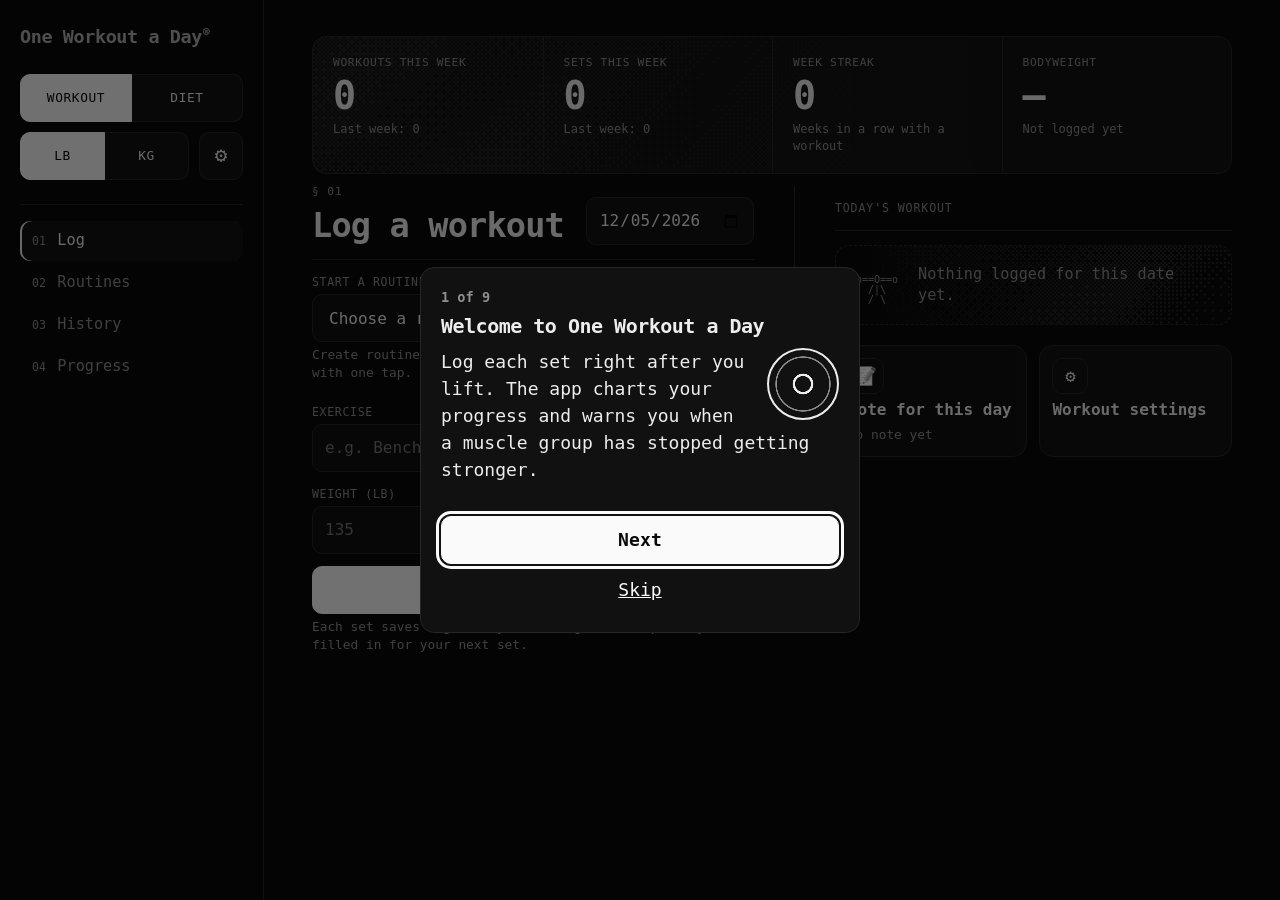
<file: index.html>
<!doctype html>
<html lang="en">
<head>
  <meta charset="utf-8">
  <meta name="viewport" content="width=device-width, initial-scale=1, viewport-fit=cover">
  <title>One Workout a Day</title>
  <link rel="manifest" href="manifest.webmanifest">
  <link rel="apple-touch-icon" href="apple-touch-icon.png">
  <meta name="apple-mobile-web-app-capable" content="yes">
  <meta name="mobile-web-app-capable" content="yes">
  <meta name="apple-mobile-web-app-title" content="One Workout">
  <meta name="apple-mobile-web-app-status-bar-style" content="default">
  <meta name="theme-color" content="#fafafa" media="(prefers-color-scheme: light)">
  <meta name="theme-color" content="#0a0a0a" media="(prefers-color-scheme: dark)">
  <link rel="stylesheet" href="style.css?v=82a243fd31">
</head>
<body>
  <!-- Opening screen: a pixel bar fills in, then the whole thing fades away by itself (CSS only). -->
  <div id="splash" class="splash" aria-hidden="true">
    <span class="ascii-slot" aria-hidden="true"></span>
    <p class="splash-name" data-i18n="app.title">One Workout a Day</p>
    <div class="pixel-bar"><i></i><i></i><i></i><i></i><i></i><i></i><i></i><i></i><i></i><i></i></div>
  </div>
  <p id="offline-banner" class="offline-banner hidden" role="status" data-i18n="offline.notice">You're offline. Everything still works, and your data is saved on this device.</p>
  <!-- On a phone the sidebar box disappears and its parts sit where they always have: the header on top,
       the tabs fixed to the bottom. On a computer it becomes a sidebar on the left. -->
  <aside class="sidebar">
    <header class="app-header">
      <div class="title-row">
        <h1 class="sr-only brand" data-i18n="app.title">One Workout a Day</h1>
        <div class="section-switch" role="group" data-i18n-aria="section.label" aria-label="Section">
          <button type="button" data-section="workout" aria-pressed="true" data-i18n="section.workout">Workout</button>
          <button type="button" data-section="diet" aria-pressed="false" data-i18n="section.diet">Diet</button>
        </div>
        <div class="unit-toggle" role="group" data-i18n-aria="unit.groupLabel" aria-label="Weight unit">
          <button type="button" data-unit="lb" aria-pressed="true">lb</button>
          <button type="button" data-unit="kg" aria-pressed="false">kg</button>
        </div>
        <button type="button" id="display-toggle" class="gear" aria-expanded="false" aria-controls="display-panel" data-i18n-aria="display.summary" aria-label="Display settings">&#9881;</button>
      </div>
      <div id="display-panel" class="display-panel hidden">
        <label for="theme-select" data-i18n="display.theme">Theme</label>
        <select id="theme-select">
          <option value="auto" data-i18n="theme.auto">Match my device</option>
          <option value="light" data-i18n="theme.light">Light</option>
          <option value="dark" data-i18n="theme.dark">Dark</option>
          <option value="contrast" data-i18n="theme.contrast">High contrast</option>
        </select>
        <label for="text-size-select" data-i18n="display.textSize">Text size</label>
        <select id="text-size-select">
          <option value="100" data-i18n="size.normal">Normal</option>
          <option value="125" data-i18n="size.large">Large</option>
          <option value="150" data-i18n="size.larger">Larger</option>
          <option value="175" data-i18n="size.largest">Largest</option>
        </select>
        <label for="language-select" data-i18n="display.language">Language</label>
        <select id="language-select"></select>
        <h3 data-i18n="offlineStatus.heading">Offline use</h3>
        <p id="offline-status" class="hint"></p>
        <h3 data-i18n="sample.heading">Sample data</h3>
        <p class="hint" data-i18n="sample.hint">Adds example workouts, routines and meals so you can explore the app. Your own data stays, and you can remove the examples again.</p>
        <button type="button" id="sample-load" class="secondary" data-i18n="history.loadSample">Load sample data to explore</button>
        <button type="button" id="sample-remove" class="secondary hidden" data-i18n="sample.remove">Remove sample data</button>
        <h3 data-i18n="tour.heading">Getting started</h3>
        <p class="hint" data-i18n="tour.hint">A short walkthrough of the app and the basics of lifting.</p>
        <button type="button" id="tour-open" class="secondary" data-i18n="tour.open">Show the walkthrough</button>
        <details id="glossary" class="note-fold">
          <summary data-i18n="glossary.heading">Workout terms</summary>
          <dl class="glossary">
            <dt data-i18n="glossary.set.term">Set</dt>
            <dd data-i18n="glossary.set.def">A group of reps done in a row without resting. For example, 8 bench presses, then a rest, is one set.</dd>
            <dt data-i18n="glossary.rep.term">Rep</dt>
            <dd data-i18n="glossary.rep.def">One full movement of an exercise, like one push-up or one squat.</dd>
            <dt data-i18n="glossary.oneRepMax.term">One-rep max</dt>
            <dd data-i18n="glossary.oneRepMax.def">The heaviest weight you could lift for a single rep. The app estimates it from your sets, so you don't have to test it.</dd>
            <dt data-i18n="glossary.plateau.term">Plateau</dt>
            <dd data-i18n="glossary.plateau.def">When a muscle group has stopped getting stronger: no new weight record for a while.</dd>
            <dt data-i18n="glossary.muscleGroup.term">Muscle group</dt>
            <dd data-i18n="glossary.muscleGroup.def">A part of the body an exercise works, like chest, back, legs or shoulders.</dd>
            <dt data-i18n="glossary.routine.term">Routine</dt>
            <dd data-i18n="glossary.routine.def">A saved list of exercises you do together, like a push day, so you can pick it when you log.</dd>
            <dt data-i18n="glossary.record.term">Record</dt>
            <dd data-i18n="glossary.record.def">Your heaviest weight so far for an exercise. Lifting more than that sets a new record.</dd>
          </dl>
        </details>
      </div>
    </header>
    <nav class="tabbar" data-i18n-aria="tab.nav" aria-label="Main">
      <button id="nav-log" data-tab="log" data-section="workout" class="active" data-i18n="tab.log">Log</button>
      <button id="nav-routines" data-tab="routines" data-section="workout" data-i18n="tab.routines">Routines</button>
      <button id="nav-history" data-tab="history" data-section="workout" data-i18n="tab.history">History</button>
      <button id="nav-progress" data-tab="progress" data-section="workout" data-i18n="tab.progress">Progress</button>
      <button id="nav-plan" data-tab="plan" data-section="diet" class="hidden" data-i18n="tab.plan">Plan</button>
      <button id="nav-weight" data-tab="weight" data-section="diet" class="hidden" data-i18n="tab.weight">Weight</button>
      <button id="nav-meals" data-tab="meals" data-section="diet" class="hidden" data-i18n="tab.meals">Meals</button>
    </nav>
  </aside>

  <main>
    <section id="stat-strip" class="stat-strip" data-i18n-aria="stats.label" aria-label="This week at a glance">
      <div class="stat-card"><span class="stat-label" data-i18n="stats.workouts">Workouts this week</span><strong id="stat-workouts" class="stat-figure">0</strong><span id="stat-workouts-sub" class="stat-sub"></span></div>
      <div class="stat-card"><span class="stat-label" data-i18n="stats.sets">Sets this week</span><strong id="stat-sets" class="stat-figure">0</strong><span id="stat-sets-sub" class="stat-sub"></span></div>
      <div class="stat-card"><span class="stat-label" data-i18n="stats.streak">Week streak</span><strong id="stat-streak" class="stat-figure">0</strong><span class="stat-sub" data-i18n="stats.streakSub">Weeks in a row with a workout</span></div>
      <div class="stat-card"><span class="stat-label" data-i18n="progress.bodyweightHeading">Bodyweight</span><strong id="stat-body" class="stat-figure">—</strong><span id="stat-body-sub" class="stat-sub"></span></div>
    </section>

    <section id="tab-log" class="tab" aria-labelledby="nav-log">
      <div class="rest-slot">
      <div id="rest-banner" class="rest-banner hidden" role="group" data-i18n-aria="rest.timerLabel" aria-label="Rest timer">
        <div class="rest-main">
          <span class="ascii-slot" aria-hidden="true"></span>
          <p class="rest-text"><span class="live-dot" aria-hidden="true"></span><span id="rest-label" class="rest-label">Rest</span> <span id="rest-clock" class="rest-clock">1:30</span></p>
          <button type="button" id="rest-adjust-toggle" class="rest-toggle" aria-expanded="false" aria-controls="rest-adjust" data-i18n="rest.adjust">Adjust</button>
          <button type="button" id="rest-skip" class="rest-skip">Skip</button>
        </div>
        <div id="rest-adjust" class="rest-adjust hidden">
          <button type="button" data-delta="-15"></button>
          <button type="button" data-delta="-5"></button>
          <button type="button" data-delta="5"></button>
          <button type="button" data-delta="15"></button>
        </div>
      </div>
      </div>

      <div id="log-home">
      <div class="log-main">
      <div class="heading-row">
        <h2 data-i18n="log.heading">Log a workout</h2>
        <label for="date" class="sr-only" data-i18n="log.date">Date</label>
        <input id="date" form="log-form" type="date" required>
      </div>
      <div id="routine-start">
        <label for="routine-select" data-i18n="routine.start">Start a routine</label>
        <select id="routine-select"></select>
        <p id="program-line" class="hint hidden"></p>
        <p id="routine-hint" class="hint hidden" data-i18n="routine.hint">Create routines on the Routines tab to start a workout with one tap.</p>
        <ul id="routine-checklist" class="chip-list"></ul>
        <button type="button" id="focus-start" class="primary hidden">Start focused workout</button>
        <details id="swap" class="slim-fold hidden">
          <summary id="swap-summary" data-i18n="swap.title">Swap this exercise</summary>
          <label for="swap-select" data-i18n="swap.label">Do this instead today</label>
          <select id="swap-select"></select>
          <button type="button" id="swap-undo" class="secondary hidden"></button>
          <p class="hint" data-i18n="swap.hint">Only for today. The routine itself does not change.</p>
        </details>
      </div>
      <form id="log-form" novalidate>
        <label for="exercise" data-i18n="log.exercise">Exercise</label>
        <input id="exercise" list="exercise-options" data-i18n-placeholder="log.exercisePlaceholder" placeholder="e.g. Bench Press" autocomplete="off" required>
        <datalist id="exercise-options"></datalist>

        <div id="demo" class="demo hidden">
          <details id="demo-tips">
            <summary data-i18n="demo.heading">Form tips</summary>
            <p id="demo-tip"></p>
          </details>
          <a id="demo-link" class="pill" href="#" target="_blank" rel="noopener noreferrer" data-i18n="demo.watch">Watch a demo</a>
        </div>

        <details id="exercise-note" class="slim-fold hidden">
          <summary><span id="exercise-note-summary" data-i18n="exnote.add">Add a note</span></summary>
          <label for="exercise-note-text" class="sr-only" data-i18n="exnote.label">Note for this exercise</label>
          <textarea id="exercise-note-text" rows="3" data-i18n-placeholder="exnote.placeholder" placeholder="e.g. Seat at 3, wide grip"></textarea>
          <p class="hint" data-i18n="note.hint">Saved automatically when you tap away.</p>
        </details>

        <div id="muscle-row" class="hidden">
          <label for="muscle" data-i18n="log.newMuscle">New exercise: which muscle group?</label>
          <select id="muscle"></select>
          <label class="check"><input id="barbell-check" type="checkbox"> <span data-i18n="barbell.label">Uses a barbell</span></label>
        </div>

        <div class="row">
          <div>
            <label for="weight" id="weight-label">Weight (lb)</label>
            <input id="weight" type="number" inputmode="decimal" min="0" step="any" placeholder="135" required>
          </div>
          <div>
            <label for="reps" data-i18n="log.reps">Reps</label>
            <input id="reps" type="number" inputmode="numeric" min="1" max="100" placeholder="8" required>
          </div>
        </div>

        <details id="plates" class="slim-fold hidden">
          <summary id="plates-summary" data-i18n="plates.title">Plate calculator</summary>
          <p id="plates-detail" class="hint"></p>
          <label for="bar-select" data-i18n="plates.bar">Bar</label>
          <select id="bar-select"></select>
        </details>

        <div id="suggestion" class="suggestion hidden">
          <div class="suggestion-main">
            <p id="suggestion-text"></p>
            <button type="button" id="use-suggestion" class="hidden" data-i18n="suggest.useShort" data-i18n-aria="suggest.use" aria-label="Use suggestion">Use</button>
          </div>
          <p id="last-time" class="hint"></p>
          <p id="suggestion-note" class="hint"></p>
          <details class="suggestion-why">
            <summary data-i18n="suggest.why">Why?</summary>
            <p id="suggestion-detail" class="hint"></p>
            <div class="flow">
              <p class="flow-box" data-i18n="flow.log">Log your sets</p>
              <span class="flow-line" aria-hidden="true"></span>
              <p class="flow-box flow-question" data-i18n="flow.question">Did every set at your top weight reach the rep goal?</p>
              <span class="flow-line" aria-hidden="true"></span>
              <div class="flow-split">
                <div class="flow-branch"><span class="flow-line" aria-hidden="true"></span><p class="flow-box" data-i18n="flow.yes">Yes: add weight next time</p></div>
                <div class="flow-branch"><span class="flow-line" aria-hidden="true"></span><p class="flow-box" data-i18n="flow.no">No: same weight, aim for one more rep</p></div>
              </div>
            </div>
          </details>
        </div>

        <p id="form-error" class="error" role="alert"></p>
        <button type="submit" class="primary" data-i18n="log.addSet">Add set</button>
        <p class="hint" data-i18n="log.addSetHint">Each set saves right away. The weight and reps stay filled in for your next set.</p>

        <details id="warmup" class="slim-fold hidden">
          <summary id="warmup-summary" data-i18n="warmup.title">Warm-up sets</summary>
          <p id="warmup-detail" class="hint"></p>
          <ul id="warmup-list" class="warmup-list"></ul>
        </details>
      </form>
      </div>

      <div class="log-side">
      <h3><span data-i18n="log.todayHeading">Today's workout</span><span id="today-live" class="live-dot hidden" aria-hidden="true"></span></h3>
      <ul id="today-list" class="entry-list"></ul>
      <div class="dash-grid">
        <button type="button" class="dash-card" data-panel="daynote" aria-controls="panel-daynote">
          <span class="fold-icon" aria-hidden="true">📝</span>
          <strong data-i18n="note.label">Note for this day</strong>
          <span class="dash-stat" id="dash-stat-daynote"></span>
        </button>
        <button type="button" class="dash-card" data-panel="workoutsettings" aria-controls="panel-workoutsettings">
          <span class="fold-icon" aria-hidden="true">⚙️</span>
          <strong data-i18n="settings.workout">Workout settings</strong>
        </button>
      </div>
      </div>
      </div>

      <section id="panel-daynote" class="detail-panel hidden" aria-labelledby="panel-daynote-title">
        <button type="button" class="link panel-back" data-i18n="log.back">Back to Log</button>
        <div class="panel-title"><span class="fold-icon" aria-hidden="true">📝</span><h2 id="panel-daynote-title" data-i18n="note.label">Note for this day</h2></div>
        <p id="note-date" class="hint"></p>
        <label for="workout-note" class="sr-only" data-i18n="note.label">Note for this day</label>
        <textarea id="workout-note" rows="5" data-i18n-placeholder="note.placeholder" placeholder="e.g. Slept badly, shoulder felt tight"></textarea>
        <p class="hint" data-i18n="note.hint">Saved automatically when you tap away.</p>
      </section>

      <section id="panel-workoutsettings" class="detail-panel hidden" aria-labelledby="panel-workoutsettings-title">
        <button type="button" class="link panel-back" data-i18n="log.back">Back to Log</button>
        <div class="panel-title"><span class="fold-icon" aria-hidden="true">⚙️</span><h2 id="panel-workoutsettings-title" data-i18n="settings.workout">Workout settings</h2></div>
        <h3 data-i18n="rest.heading">Rest timer</h3>
        <label for="rest-seconds" data-i18n="rest.seconds">Rest time (seconds)</label>
        <input id="rest-seconds" type="number" inputmode="numeric" min="5" max="3600" step="1">
        <label class="check"><input id="rest-auto" type="checkbox"> <span data-i18n="rest.auto">Start automatically after each set</span></label>
        <label class="check"><input id="rest-sound" type="checkbox"> <span data-i18n="rest.sound">Beep and vibrate when rest is over</span></label>
        <p id="rest-error" class="error" role="alert"></p>

        <h3 data-i18n="progression.heading">Weight suggestions</h3>
        <p class="hint" data-i18n="progression.hint">Suggestions go up once every set at your heaviest weight reaches the rep goal. Each muscle group has its own jump, because some groups can add weight faster than others.</p>
        <label for="rep-goal" data-i18n="progression.repGoal">Rep goal per set</label>
        <input id="rep-goal" type="number" inputmode="numeric" min="1" max="30" step="1">
        <div id="jump-settings"></div>
        <p id="progression-error" class="error" role="alert"></p>
      </section>
    </section>

    <section id="tab-routines" class="tab hidden" aria-labelledby="nav-routines">
      <div id="routines-home">
        <h2 data-i18n="routines.heading">Routines</h2>
        <div id="routine-list" class="dash-grid"></div>
        <div class="dash-grid">
          <button type="button" class="dash-card" data-panel="routine-form" aria-controls="panel-routine-form">
            <span class="fold-icon" aria-hidden="true">➕</span>
            <strong data-i18n="routines.newTitle">New routine</strong>
          </button>
          <button type="button" class="dash-card" data-panel="myex" aria-controls="panel-myex">
            <span class="fold-icon" aria-hidden="true">🛠️</span>
            <strong data-i18n="myex.heading">My exercises</strong>
            <span class="dash-stat" id="dash-stat-myex"></span>
          </button>
          <button type="button" class="dash-card" data-panel="program" aria-controls="panel-program">
            <span class="fold-icon" aria-hidden="true">🗓️</span>
            <strong data-i18n="program.title">Program</strong>
            <span class="dash-stat" id="dash-stat-program"></span>
          </button>
        </div>
      </div>

      <section id="panel-routine-view" class="detail-panel hidden" aria-labelledby="routine-view-title">
        <button type="button" class="link panel-back" data-i18n="routines.back">Back to Routines</button>
        <div class="panel-title"><span class="fold-icon" aria-hidden="true">🏋️</span><h2 id="routine-view-title"></h2></div>
        <ol id="routine-view-exercises" class="entry-list"></ol>
        <button type="button" id="routine-view-start" class="primary" data-i18n="routines.startOnLog">Start on the Log tab</button>
        <button type="button" id="routine-view-edit" class="secondary" data-i18n="routines.edit">Edit</button>
        <button type="button" id="routine-view-delete" class="secondary" data-i18n="routines.delete">Delete</button>
      </section>

      <section id="panel-routine-form" class="detail-panel hidden" aria-labelledby="routine-form-title">
        <button type="button" class="link panel-back" data-i18n="routines.back">Back to Routines</button>
        <div class="panel-title"><span class="fold-icon" aria-hidden="true">➕</span><h2 id="routine-form-title">New routine</h2></div>
        <form id="routine-form" novalidate>
          <label for="routine-name" data-i18n="routines.name">Name</label>
          <input id="routine-name" data-i18n-placeholder="routines.namePlaceholder" placeholder="e.g. Push Day" autocomplete="off">

          <label for="routine-exercise-select" data-i18n="routines.addExercise">Add an exercise</label>
          <div class="row inline">
            <select id="routine-exercise-select"></select>
            <button type="button" id="routine-add-exercise" data-i18n="routines.add">Add</button>
          </div>
          <p class="hint" data-i18n="routines.notListed">Need one that isn't listed? Log it once on the Log tab and it will appear here.</p>
          <p class="hint" data-i18n="routines.targetHint">Optional: give an exercise a target such as 3 sets of 8 reps. Starting the routine then shows your progress.</p>
          <ol id="routine-draft" class="entry-list"></ol>

          <p id="routine-error" class="error" role="alert"></p>
          <button type="submit" id="routine-save" class="primary">Save routine</button>
          <button type="button" id="routine-cancel" class="secondary hidden" data-i18n="routines.cancel">Cancel editing</button>
        </form>
      </section>

      <section id="panel-program" class="detail-panel hidden" aria-labelledby="panel-program-title">
        <button type="button" class="link panel-back" data-i18n="routines.back">Back to Routines</button>
        <div class="panel-title"><span class="fold-icon" aria-hidden="true">🗓️</span><h2 id="panel-program-title" data-i18n="program.title">Program</h2></div>
        <p class="hint" data-i18n="program.hint">A program runs your routines in order. The Log tab offers the next one, and one pass through the list is a week.</p>
        <p id="program-status" class="meal-total"></p>
        <details id="starter-programs" class="slim-fold">
          <summary data-i18n="starter.heading">Ready-made programs</summary>
          <p class="hint" data-i18n="starter.hint">A starting point for beginners: routines with sets and reps, and a program that runs them. Start light, keep good form, and change anything afterwards.</p>
          <ul id="starter-list" class="starter-list"></ul>
        </details>
        <form id="program-form" novalidate>
          <label for="program-routine-select" data-i18n="program.addLabel">Add a routine to the program</label>
          <div class="row inline">
            <select id="program-routine-select"></select>
            <button type="button" id="program-add" data-i18n="routines.add">Add</button>
          </div>
          <p id="program-no-routines" class="hint hidden" data-i18n="program.noRoutines">Create a routine first, then add it here.</p>
          <ol id="program-draft" class="entry-list"></ol>
          <label for="program-deload" data-i18n="program.deloadLabel">Lighter week</label>
          <select id="program-deload"></select>
          <p class="hint" id="program-deload-hint"></p>
          <p id="program-error" class="error" role="alert"></p>
          <button type="submit" id="program-save" class="primary"></button>
        </form>
        <button type="button" id="program-restart" class="secondary hidden" data-i18n="program.restart">Restart from week 1</button>
        <button type="button" id="program-stop" class="secondary hidden" data-i18n="program.stop">Stop program</button>
      </section>

      <section id="panel-myex" class="detail-panel hidden" aria-labelledby="panel-myex-title">
        <button type="button" class="link panel-back" data-i18n="routines.back">Back to Routines</button>
        <div class="panel-title"><span class="fold-icon" aria-hidden="true">🛠️</span><h2 id="panel-myex-title" data-i18n="myex.heading">My exercises</h2></div>
        <p class="hint" data-i18n="myex.hint">Exercises you added yourself. Rename one to fix a typo, and its logged sets and routines follow.</p>
        <div id="my-exercises"></div>
      </section>
    </section>

    <section id="tab-history" class="tab hidden" aria-labelledby="nav-history">
      <div id="history-home">
      <h2 data-i18n="history.heading">History</h2>
      <div id="calendar">
        <div class="calendar-nav">
          <button type="button" id="calendar-prev" class="secondary" data-i18n-aria="calendar.prev" aria-label="Previous month">&lsaquo;</button>
          <strong id="calendar-title" aria-live="polite"></strong>
          <button type="button" id="calendar-next" class="secondary" data-i18n-aria="calendar.next" aria-label="Next month">&rsaquo;</button>
        </div>
        <div id="calendar-grid" class="calendar-grid"></div>
        <p id="calendar-stats" class="hint"></p>
      </div>
      <div id="history"></div>

      <div class="dash-grid">
        <button type="button" class="dash-card" data-panel="backup" aria-controls="panel-backup">
          <span class="fold-icon" aria-hidden="true">💾</span>
          <strong data-i18n="backup.heading">Back up your data</strong>
        </button>
      </div>
      </div>

      <section id="panel-backup" class="detail-panel hidden" aria-labelledby="panel-backup-title">
        <button type="button" class="link panel-back" data-i18n="history.back">Back to History</button>
        <div class="panel-title"><span class="fold-icon" aria-hidden="true">💾</span><h2 id="panel-backup-title" data-i18n="backup.heading">Back up your data</h2></div>
        <p class="hint" data-i18n="backup.hint">Your workouts are saved only in this browser. Download a backup file to keep them safe, or to move them to another device.</p>
        <button id="backup-download" type="button" class="secondary" data-i18n="backup.download">Download backup</button>
        <label for="backup-file" data-i18n="backup.restore">Restore from a backup file</label>
        <input id="backup-file" type="file" accept=".json,application/json">
        <p id="backup-error" class="error" role="alert"></p>
        <div id="backup-merge" class="backup-merge hidden">
          <p id="backup-merge-summary"></p>
          <ul id="backup-merge-counts" class="merge-counts"></ul>
          <p class="hint" data-i18n="backup.mergeHint">Merging keeps everything on this device and adds what is missing. If both have something for the same day or item, this device's version stays. A set you deleted here comes back if the backup still has it.</p>
          <button type="button" id="backup-merge-go" class="primary" data-i18n="backup.merge">Merge</button>
          <button type="button" id="backup-replace-go" class="secondary" data-i18n="backup.replace">Replace everything</button>
          <button type="button" id="backup-merge-cancel" class="secondary" data-i18n="backup.cancel">Cancel</button>
        </div>
      </section>
    </section>

    <section id="tab-progress" class="tab hidden" aria-labelledby="nav-progress">
      <div id="progress-home">
      <section id="record-ticker" class="marquee hidden" data-i18n-aria="records.heading" aria-label="Personal records">
        <div class="marquee-track">
          <ul id="record-ticker-list" class="marquee-list"></ul>
          <ul id="record-ticker-copy" class="marquee-list" aria-hidden="true"></ul>
        </div>
      </section>
      <h2 data-i18n="progress.plateauHeading">Plateau check</h2>
      <p class="hint" data-i18n="progress.plateauHint">Muscle groups, by how recently you set a new weight record.</p>
      <div id="plateau-cards"></div>

      <h2 data-i18n="progress.exerciseHeading">Exercise progress</h2>
      <label for="progress-exercise" data-i18n="log.exercise">Exercise</label>
      <select id="progress-exercise"></select>
      <label for="progress-metric" data-i18n="progress.show">Show</label>
      <select id="progress-metric">
        <option value="weight" data-i18n="progress.metricWeight">Heaviest weight</option>
        <option value="oneRepMax" data-i18n="progress.metricOneRepMax">Estimated one-rep max</option>
      </select>
      <div id="exercise-chart" class="chart"></div>
      <p id="one-rep-max-best"></p>
      <details id="one-rep-max-about" class="note-fold">
        <summary data-i18n="progress.aboutEstimate">About the estimate</summary>
        <p id="one-rep-max-hint" class="hint"></p>
      </details>

      <div class="dash-grid">
        <button type="button" class="dash-card" data-panel="strength" aria-controls="panel-strength">
          <span class="fold-icon" aria-hidden="true">💪</span>
          <strong data-i18n="strength.heading">Strength levels</strong>
          <span class="dash-stat" id="dash-stat-strength"></span>
        </button>
        <button type="button" class="dash-card" data-panel="records" aria-controls="panel-records">
          <span class="fold-icon" aria-hidden="true">🏆</span>
          <strong data-i18n="records.heading">Personal records</strong>
          <span class="dash-stat" id="dash-stat-records"></span>
        </button>
        <button type="button" class="dash-card" data-panel="volume" aria-controls="panel-volume">
          <span class="fold-icon" aria-hidden="true">📊</span>
          <strong data-i18n="volume.heading">Weekly volume</strong>
          <span class="dash-stat" id="dash-stat-volume"></span>
        </button>
        <button type="button" class="dash-card" data-panel="body" aria-controls="panel-body">
          <span class="fold-icon" aria-hidden="true">⚖️</span>
          <strong data-i18n="progress.bodyweightHeading">Bodyweight</strong>
          <span class="dash-stat" id="dash-stat-body"></span>
        </button>
        <button type="button" class="dash-card" data-panel="measure" aria-controls="panel-measure">
          <span class="fold-icon" aria-hidden="true">📏</span>
          <strong data-i18n="measure.heading">Body measurements</strong>
          <span class="dash-stat" id="dash-stat-measure"></span>
        </button>
        <button type="button" class="dash-card" data-panel="settings" aria-controls="panel-settings">
          <span class="fold-icon" aria-hidden="true">⚙️</span>
          <strong data-i18n="progress.settingsHeading">Plateau settings</strong>
          <span class="dash-stat" id="dash-stat-settings"></span>
        </button>
      </div>
      </div>

      <section id="panel-strength" class="detail-panel fold-strength hidden" aria-labelledby="panel-strength-title">
        <button type="button" class="link panel-back" data-i18n="progress.back">Back to Progress</button>
        <div class="panel-title"><span class="fold-icon" aria-hidden="true">💪</span><h2 id="panel-strength-title" data-i18n="strength.heading">Strength levels</h2></div>
        <p class="hint" data-i18n="strength.hint">A rough guide to how your best lifts compare with other gym-goers of your sex and bodyweight. It uses your estimated one-rep max and typical strength-to-bodyweight ratios, so treat it as an estimate, not a ranking.</p>
        <label for="strength-sex" data-i18n="strength.sexLabel">Compare me with</label>
        <select id="strength-sex"></select>
        <div id="strength-results"></div>
        <p class="hint strength-credit"><span data-i18n="strength.credit">Level data:</span> <a href="https://fitnessvolt.com/strength-standards/" target="_blank" rel="noopener noreferrer">FitnessVolt Strength Standards</a> <span data-i18n="strength.creditEnd">(CC BY 4.0), based on lifts reported by gym-goers to Symmetric Strength.</span></p>
      </section>

      <section id="panel-records" class="detail-panel fold-records hidden" aria-labelledby="panel-records-title">
        <button type="button" class="link panel-back" data-i18n="progress.back">Back to Progress</button>
        <div class="panel-title"><span class="fold-icon" aria-hidden="true">🏆</span><h2 id="panel-records-title" data-i18n="records.heading">Personal records</h2></div>
        <p class="hint" data-i18n="records.hint">Your heaviest weight for each exercise, newest records first. The date is the first time you lifted that weight.</p>
        <div id="records-list"></div>
      </section>

      <section id="panel-volume" class="detail-panel fold-volume hidden" aria-labelledby="panel-volume-title">
        <button type="button" class="link panel-back" data-i18n="progress.back">Back to Progress</button>
        <div class="panel-title"><span class="fold-icon" aria-hidden="true">📊</span><h2 id="panel-volume-title" data-i18n="volume.heading">Weekly volume</h2></div>
        <p id="volume-hint" class="hint"></p>
        <div id="volume-groups"></div>
      </section>

      <section id="panel-body" class="detail-panel fold-body hidden" aria-labelledby="panel-body-title">
        <button type="button" class="link panel-back" data-i18n="progress.back">Back to Progress</button>
        <div class="panel-title"><span class="fold-icon" aria-hidden="true">⚖️</span><h2 id="panel-body-title" data-i18n="progress.bodyweightHeading">Bodyweight</h2></div>
        <form id="bodyweight-form" class="row inline" novalidate>
          <input id="bodyweight" type="number" inputmode="decimal" min="0" step="any" data-i18n-aria="progress.bodyweightLabel" aria-label="Bodyweight">
          <button type="submit" class="primary" data-i18n="progress.add">Add</button>
        </form>
        <p id="bodyweight-error" class="error" role="alert"></p>
        <div id="bodyweight-chart" class="chart"></div>
      </section>

      <section id="panel-measure" class="detail-panel fold-measure hidden" aria-labelledby="panel-measure-title">
        <button type="button" class="link panel-back" data-i18n="progress.back">Back to Progress</button>
        <div class="panel-title"><span class="fold-icon" aria-hidden="true">📏</span><h2 id="panel-measure-title" data-i18n="measure.heading">Body measurements</h2></div>
        <p class="hint" data-i18n="measure.hint">Measure the same spot each time, for example your waist at the navel. Adding one again on the same day replaces it.</p>
        <label for="measure-name" data-i18n="measure.which">Measurement</label>
        <select id="measure-name"></select>
        <form id="measure-form" class="row inline" novalidate>
          <input id="measure-value" type="number" inputmode="decimal" min="0" step="any" data-i18n-aria="measure.valueLabel" aria-label="Measurement">
          <button type="submit" class="primary" data-i18n="progress.add">Add</button>
        </form>
        <p id="measure-error" class="error" role="alert"></p>
        <div id="measure-chart" class="chart"></div>
        <p id="measure-compare" class="hint"></p>

        <h3 data-i18n="measure.customHeading">Your own measurements</h3>
        <form id="measure-custom-form" class="row inline" novalidate>
          <input id="measure-custom-name" maxlength="30" autocomplete="off" data-i18n-placeholder="measure.customPlaceholder" placeholder="e.g. Wrist" data-i18n-aria="measure.customAria" aria-label="New measurement name">
          <button type="submit" class="primary" data-i18n="progress.add">Add</button>
        </form>
        <p id="measure-custom-error" class="error" role="alert"></p>
        <div id="measure-custom-list"></div>
      </section>

      <section id="panel-settings" class="detail-panel fold-settings hidden" aria-labelledby="panel-settings-title">
        <button type="button" class="link panel-back" data-i18n="progress.back">Back to Progress</button>
        <div class="panel-title"><span class="fold-icon" aria-hidden="true">⚙️</span><h2 id="panel-settings-title" data-i18n="progress.settingsHeading">Plateau settings</h2></div>
        <p class="hint" data-i18n="progress.settingsHint">Days without a new weight record before a muscle group counts as stalled. Some groups are slower to progress, so set each one.</p>
        <div id="stall-settings"></div>
        <p id="stall-error" class="error" role="alert"></p>
      </section>
    </section>

    <section id="tab-plan" class="tab hidden" aria-labelledby="nav-plan">
      <h2 data-i18n="plan.heading">Your plan</h2>
      <p class="hint" data-i18n="plan.hint">Your daily calories and protein, worked out from your details and your goal. Saved only on this device.</p>
      <label for="plan-sex" data-i18n="plan.sex">Sex (used by the calorie formula)</label>
      <select id="plan-sex"></select>
      <div class="row">
        <div>
          <label for="plan-age" data-i18n="plan.age">Age</label>
          <input id="plan-age" type="number" inputmode="numeric" min="14" max="100" step="1">
        </div>
        <div>
          <label for="plan-feet" id="plan-height-label">Height</label>
          <div id="plan-height-imperial" class="row feet-inches">
            <input id="plan-feet" type="number" inputmode="numeric" min="0" max="8" step="1" placeholder="ft" data-i18n-aria="plan.feet" aria-label="Feet">
            <input id="plan-inches" type="number" inputmode="decimal" min="0" max="11.9" step="any" placeholder="in" data-i18n-aria="plan.inches" aria-label="Inches">
          </div>
          <input id="plan-height" type="number" inputmode="decimal" min="0" step="any" class="hidden" aria-label="Height">
        </div>
      </div>
      <label for="plan-activity" data-i18n="plan.activity">How active are you?</label>
      <select id="plan-activity"></select>
      <label for="plan-goal" data-i18n="plan.goal">Your goal</label>
      <select id="plan-goal"></select>
      <div id="plan-pace-row">
        <label for="plan-pace" data-i18n="plan.pace">How fast?</label>
        <select id="plan-pace"></select>
      </div>
      <p id="plan-error" class="error" role="alert"></p>
      <div id="plan-result"></div>
      <p class="hint" data-i18n="plan.disclaimer">These are estimates from a standard formula, not medical advice. Check with a doctor or dietitian before a big change to how you eat.</p>
    </section>

    <section id="tab-weight" class="tab hidden" aria-labelledby="nav-weight">
      <h2 data-i18n="progress.bodyweightHeading">Bodyweight</h2>
      <p class="hint" data-i18n="weight.hint">The same bodyweight log as on the Progress tab: a weight added in either place shows in both. Adding again on the same day replaces it.</p>
      <form id="diet-weight-form" class="row inline" novalidate>
        <input id="diet-weight" type="number" inputmode="decimal" min="0" step="any" data-i18n-aria="progress.bodyweightLabel" aria-label="Bodyweight">
        <button type="submit" class="primary" data-i18n="progress.add">Add</button>
      </form>
      <p id="diet-weight-error" class="error" role="alert"></p>
      <div id="diet-weight-chart" class="chart"></div>
      <h2 data-i18n="check.heading">Weekly check</h2>
      <div id="diet-check"></div>
    </section>

    <section id="tab-meals" class="tab hidden" aria-labelledby="nav-meals">
      <h2 data-i18n="meals.heading">Meals</h2>
      <div id="meal-calendar" class="meal-calendar">
        <div class="calendar-nav">
          <button type="button" id="meal-calendar-prev" class="secondary" data-i18n-aria="calendar.prev" aria-label="Previous month">&lsaquo;</button>
          <strong id="meal-calendar-title" aria-live="polite"></strong>
          <button type="button" id="meal-calendar-next" class="secondary" data-i18n-aria="calendar.next" aria-label="Next month">&rsaquo;</button>
        </div>
        <div id="meal-calendar-grid" class="calendar-grid"></div>
      </div>
      <div class="heading-row">
        <h3 id="meal-day-heading" aria-live="polite"></h3>
        <button type="button" id="meal-calendar-today" class="link" data-i18n="meals.calendarToday">Today</button>
      </div>
      <input id="meal-date" type="date" class="hidden" tabindex="-1" aria-hidden="true">
      <p id="meal-day-total" class="meal-total"></p>
      <div id="meal-day-nutrition"></div>
      <div id="meal-macro-split" class="macro-split hidden"></div>
      <div class="water-row">
        <p id="water-count" class="meal-total-sub" aria-live="polite"></p>
        <div class="meal-actions">
          <button type="button" id="water-minus" class="secondary" data-i18n-aria="water.removeAria" aria-label="Remove a glass of water">&minus;</button>
          <button type="button" id="water-plus" class="secondary" data-i18n-aria="water.addAria" aria-label="Add a glass of water">+</button>
        </div>
      </div>
      <details id="water-goal-fold" class="slim-fold">
        <summary data-i18n="water.goalHeading">Daily water goal</summary>
        <form id="water-goal-form" novalidate>
          <label for="water-goal" data-i18n="water.goalLabel">Daily water goal (glasses)</label>
          <input id="water-goal" type="number" inputmode="numeric" min="1" max="30" step="1">
          <p class="hint" data-i18n="meals.goalHint">Leave it blank and save to remove the goal.</p>
          <button type="submit" id="water-goal-save" class="secondary" data-i18n="meals.goalSave">Save goal</button>
          <p id="water-goal-error" class="error" role="alert"></p>
        </form>
      </details>
      <details id="carb-goal-fold" class="slim-fold">
        <summary data-i18n="meals.goalHeading">Daily carbs goal</summary>
        <form id="carb-goal-form" novalidate>
          <label for="carb-goal" data-i18n="meals.goalLabel">Daily carbs goal (g)</label>
          <input id="carb-goal" type="number" inputmode="decimal" min="1" max="2000" step="any">
          <p class="hint" data-i18n="meals.goalHint">Leave it blank and save to remove the goal.</p>
          <button type="submit" id="carb-goal-save" class="secondary" data-i18n="meals.goalSave">Save goal</button>
          <p id="carb-goal-error" class="error" role="alert"></p>
        </form>
      </details>
      <details id="protein-goal-fold" class="slim-fold">
        <summary data-i18n="meals.proteinGoalHeading">Daily protein goal</summary>
        <form id="protein-goal-form" novalidate>
          <label for="protein-goal" data-i18n="meals.proteinGoalLabel">Daily protein goal (g)</label>
          <input id="protein-goal" type="number" inputmode="decimal" min="1" max="500" step="any">
          <p class="hint" data-i18n="meals.proteinGoalHint">Leave it blank and save to use the Plan tab's target instead.</p>
          <button type="submit" id="protein-goal-save" class="secondary" data-i18n="meals.goalSave">Save goal</button>
          <p id="protein-goal-error" class="error" role="alert"></p>
        </form>
      </details>
      <button type="button" id="meal-open" class="primary" data-i18n="meals.open">Add a meal</button>
      <div id="meal-form-panel" class="hidden">
        <p class="hint" data-i18n="meals.hint">Add each food with its category and carbs in grams, then save the meal. Foods you have used before are remembered.</p>
        <form id="meal-form" novalidate>
          <p id="meal-editing" class="meal-editing hidden"></p>
          <label for="meal-type" data-i18n="meals.type">Meal</label>
          <select id="meal-type"></select>
          <label for="meal-food-name" data-i18n="meals.food">Food</label>
          <input id="meal-food-name" list="meal-food-options" maxlength="60" data-i18n-placeholder="meals.foodPlaceholder" placeholder="e.g. Chicken" autocomplete="off">
          <datalist id="meal-food-options"></datalist>
          <div class="row">
            <div>
              <label for="meal-food-category" data-i18n="meals.category">Category</label>
              <select id="meal-food-category"></select>
            </div>
            <div>
              <label for="meal-food-carbs" data-i18n="meals.carbs">Carbs (g)</label>
              <input id="meal-food-carbs" type="number" inputmode="decimal" min="0" step="any" data-i18n-placeholder="meals.carbsPlaceholder" placeholder="optional">
            </div>
          </div>
          <div class="row">
            <div>
              <label for="meal-food-calories" data-i18n="meals.calories">Calories (kcal)</label>
              <input id="meal-food-calories" type="number" inputmode="decimal" min="0" step="any" data-i18n-placeholder="meals.carbsPlaceholder" placeholder="optional">
            </div>
            <div>
              <label for="meal-food-protein" data-i18n="meals.protein">Protein (g)</label>
              <input id="meal-food-protein" type="number" inputmode="decimal" min="0" step="any" data-i18n-placeholder="meals.carbsPlaceholder" placeholder="optional">
            </div>
          </div>
          <div class="row">
            <div>
              <label for="meal-food-fat" data-i18n="meals.fat">Fat (g)</label>
              <input id="meal-food-fat" type="number" inputmode="decimal" min="0" step="any" data-i18n-placeholder="meals.carbsPlaceholder" placeholder="optional">
            </div>
          </div>
          <button type="submit" id="meal-add-food" class="secondary" data-i18n="meals.addFood">Add food</button>
          <button type="button" id="meal-food-cancel" class="secondary hidden" data-i18n="meals.cancel">Cancel</button>
          <h3 data-i18n="meals.draftHeading">In this meal</h3>
          <p class="hint" data-i18n="meals.draftHint">Tap a food to change it.</p>
          <ul id="meal-draft" class="meal-foods"></ul>
          <label for="meal-note" data-i18n="meals.note">Note (optional)</label>
          <textarea id="meal-note" rows="2" maxlength="200" data-i18n-placeholder="meals.notePlaceholder" placeholder="e.g. Ate out, guessed the portions"></textarea>
          <button type="button" id="meal-save" class="primary" data-i18n="meals.save">Save meal</button>
          <button type="button" id="meal-cancel" class="secondary" data-i18n="meals.cancel">Cancel</button>
          <p id="meal-error" class="error" role="alert"></p>
        </form>
      </div>
      <button type="button" id="meal-copy-previous" class="secondary"></button>
      <div id="favorite-meals" class="hidden">
        <h3 data-i18n="meals.favoritesHeading">Favorite meals</h3>
        <ul id="favorite-list" class="meal-list"></ul>
      </div>
      <ul id="meal-list" class="meal-list"></ul>

      <div class="heading-row">
        <h2 id="carb-chart-heading">Carbs per day</h2>
        <div class="range-toggle" role="group" data-i18n-aria="meals.chartRange" aria-label="Time span">
          <button type="button" id="carb-range-7" data-days="7" aria-pressed="true" data-i18n="meals.chartDays7">7 days</button>
          <button type="button" id="carb-range-30" data-days="30" aria-pressed="false" data-i18n="meals.chartDays30">30 days</button>
        </div>
      </div>
      <div class="range-toggle nutrient-toggle" role="group" data-i18n-aria="meals.chartNutrient" aria-label="Nutrient">
        <button type="button" id="chart-nutrient-carbs" data-nutrient="carbs" aria-pressed="true" data-i18n="meals.chartShowCarbs">Carbs</button>
        <button type="button" id="chart-nutrient-protein" data-nutrient="protein" aria-pressed="false" data-i18n="meals.chartShowProtein">Protein</button>
        <button type="button" id="chart-nutrient-calories" data-nutrient="calories" aria-pressed="false" data-i18n="meals.chartShowCalories">Calories</button>
        <button type="button" id="chart-nutrient-fat" data-nutrient="fat" aria-pressed="false" data-i18n="meals.chartShowFat">Fat</button>
      </div>
      <div id="carb-chart" class="chart"></div>
      <p id="carb-chart-detail" class="meal-total" aria-live="polite"></p>
      <p id="carb-chart-target" class="meal-total-sub hidden"></p>
    </section>
  </main>

  <div id="toast" class="toast" role="status" aria-live="polite"></div>


  <section id="focus" class="focus hidden" role="dialog" aria-modal="true" aria-labelledby="focus-exercise">
    <div class="focus-top">
      <p id="focus-position" class="focus-position"></p>
      <button type="button" id="focus-exit" class="secondary" data-i18n="focus.exit">Exit</button>
    </div>
    <div id="focus-pick" class="hidden">
      <h2 id="focus-pick-heading"></h2>
      <p id="focus-pick-hint" class="hint hidden"></p>
      <label for="focus-search" class="sr-only" data-i18n="focus.pickSearch">Search exercises</label>
      <input id="focus-search" type="search" data-i18n-placeholder="focus.pickSearch" placeholder="Search exercises" autocomplete="off">
      <button type="button" id="focus-pick-cancel" class="secondary" data-i18n="focus.pickCancel">Cancel</button>
      <ul id="focus-pick-list" class="focus-pick-list"></ul>
    </div>
    <div id="focus-step">
      <h2 id="focus-exercise" class="focus-exercise"></h2>
      <p id="focus-swapped" class="hint hidden"></p>
      <p id="focus-deload" class="hint hidden"></p>
      <p id="focus-suggestion" class="focus-line"></p>
      <p id="focus-last" class="hint"></p>
      <label for="focus-weight" id="focus-weight-label"></label>
      <div class="stepper">
        <button type="button" class="secondary" data-step="weight" data-direction="-1" data-i18n-aria="focus.lessWeight" aria-label="Less weight">&minus;</button>
        <input id="focus-weight" type="number" inputmode="decimal" min="0" step="any">
        <button type="button" class="secondary" data-step="weight" data-direction="1" data-i18n-aria="focus.moreWeight" aria-label="More weight">+</button>
      </div>
      <label for="focus-reps" data-i18n="log.reps">Reps</label>
      <div class="stepper">
        <button type="button" class="secondary" data-step="reps" data-direction="-1" data-i18n-aria="focus.fewerReps" aria-label="One rep fewer">&minus;</button>
        <input id="focus-reps" type="number" inputmode="numeric" min="1" max="100">
        <button type="button" class="secondary" data-step="reps" data-direction="1" data-i18n-aria="focus.moreReps" aria-label="One more rep">+</button>
      </div>
      <p id="focus-error" class="error" role="alert"></p>
      <button type="button" id="focus-done" class="primary focus-done" data-i18n="focus.done">Done set</button>
      <div id="focus-rest" class="focus-rest hidden" aria-live="polite">
        <p><span id="focus-rest-label"></span> <strong id="focus-rest-clock"></strong></p>
        <button type="button" id="focus-rest-skip" class="secondary"></button>
      </div>
      <p id="focus-sets" class="focus-line"></p>
      <div class="focus-nav">
        <button type="button" id="focus-prev" class="secondary" data-i18n="focus.prev">Previous</button>
        <button type="button" id="focus-next" class="secondary"></button>
      </div>
      <button type="button" id="focus-finish" class="secondary hidden" data-i18n="focus.finishWorkout">Finish workout</button>
      <button type="button" id="focus-swap" class="secondary hidden" data-i18n="swap.title">Swap this exercise</button>
    </div>
    <div id="focus-summary" class="hidden">
      <h2 data-i18n="focus.summaryHeading">Workout done</h2>
      <ul id="focus-summary-list" class="focus-summary"></ul>
      <button type="button" id="focus-share" class="primary" data-i18n="focus.share">Share summary</button>
      <button type="button" id="focus-summary-close" class="secondary" data-i18n="focus.summaryBack">Back to Log</button>
    </div>
  </section>

  <div id="tour" class="tour hidden" role="dialog" aria-modal="true" aria-labelledby="tour-title">
    <div id="tour-spot" class="tour-spot hidden" aria-hidden="true"></div>
    <div class="tour-card">
      <p id="tour-step" class="tour-step"></p>
      <h2 id="tour-title"></h2>
      <div class="tour-flow">
        <span class="tour-plate" aria-hidden="true"></span>
        <p id="tour-body" class="tour-body"></p>
      </div>
      <button type="button" id="tour-terms" class="secondary hidden" data-i18n="tour.terms">Show the Workout terms</button>
      <div class="tour-actions">
        <button type="button" id="tour-back" class="secondary" data-i18n="tour.back">Back</button>
        <button type="button" id="tour-next" class="primary"></button>
      </div>
      <button type="button" id="tour-skip" class="link" data-i18n="tour.skip">Skip</button>
    </div>
  </div>

  <script src="i18n.js?v=82a243fd31"></script>
  <script src="lang-en.js?v=82a243fd31"></script>
  <script src="lang-es.js?v=82a243fd31"></script>
  <script src="lang-zh.js?v=82a243fd31"></script>
  <script src="lang-hi.js?v=82a243fd31"></script>
  <script src="lang-ar.js?v=82a243fd31"></script>
  <script src="lang-fr.js?v=82a243fd31"></script>
  <script src="lang-pt.js?v=82a243fd31"></script>
  <script src="lang-ru.js?v=82a243fd31"></script>
  <script src="strength-data.js?v=82a243fd31"></script>
  <script src="logic.js?v=82a243fd31"></script>
  <script src="app.js?v=82a243fd31"></script>
</body>
</html>
</file>
<file: style.css>
:root {
  --bg: #fafafa;
  --surface: #ffffff;
  --text: #0a0a0a;
  --muted: #5c5c5c;
  --accent: #0a0a0a;
  --border: #e3e3e3;
  --good: #1a7f37;
  --warn: #9a5200;
  --warn-bg: #fff4e5;
  --good-bg: #ecf6ef;
  --error: #b3261e;
  --on-accent: #ffffff;
  --on-solid: #ffffff;
  --radius: 10px;
  --radius-lg: 14px;
  --font-mono: "JetBrains Mono", ui-monospace, "SF Mono", "Cascadia Mono", Consolas, monospace;
}

/* The theme setting puts data-theme="light", "dark" or "contrast" on <html>. */
:root[data-theme="dark"] {
  --bg: #0a0a0a;
  --surface: #111111;
  --text: #ededed;
  --muted: #8f8f8f;
  --accent: #fafafa;
  --border: #262626;
  --good: #5ac27a;
  --warn: #f0a04b;
  --warn-bg: #241a0c;
  --good-bg: #0f2017;
  --error: #ff8a80;
  --on-accent: #0a0a0a;
  --on-solid: #0a0a0a;
}

:root[data-theme="contrast"] {
  --bg: #000000;
  --surface: #000000;
  --text: #ffffff;
  --muted: #ffffff;
  --accent: #ffd400;
  --border: #ffffff;
  --good: #3dff8f;
  --warn: #ffb000;
  --warn-bg: #000000;
  --good-bg: #000000;
  --error: #ff7b7b;
  --on-accent: #000000;
  --on-solid: #000000;
}

:root[data-theme="contrast"] input,
:root[data-theme="contrast"] select,
:root[data-theme="contrast"] button,
:root[data-theme="contrast"] .entry,
:root[data-theme="contrast"] .card,
:root[data-theme="contrast"] .routine-card,
:root[data-theme="contrast"] .chart svg {
  border-width: 2px;
}

* { box-sizing: border-box; }

/* The text size setting changes the root size; everything sized in rem scales with it. */
body {
  margin: 0 auto;
  max-width: 560px;
  /* Room for the fixed tab bar, whose height app.js keeps in --tabbar-height. */
  padding: 0 16px calc(var(--tabbar-height, 60px) + 32px);
  background: var(--bg);
  color: var(--text);
  font: 1.125rem/1.4 system-ui, -apple-system, "Segoe UI", sans-serif;
}

.offline-banner { margin: 0 -16px; padding: 8px 16px; background: var(--text); color: var(--bg); font-size: 0.9rem; text-align: center; }
.app-header { padding: 14px 0 4px; }
.title-row { display: flex; flex-wrap: wrap; justify-content: space-between; align-items: center; gap: 8px 12px; }
/* The Workout / Diet switch sits where the app name used to be; the name stays for screen readers. */
.section-switch { display: flex; flex-shrink: 0; }
.section-switch button { min-width: 64px; padding-inline: 8px; font-size: 0.95rem; border-radius: 0; font-weight: 700; }
.section-switch button:first-child { border-start-start-radius: var(--radius); border-end-start-radius: var(--radius); }
.section-switch button:last-child { border-start-end-radius: var(--radius); border-end-end-radius: var(--radius); border-inline-start: none; }
.section-switch button[aria-pressed="true"] { background: var(--accent); border-color: var(--accent); color: var(--on-accent); }
.unit-toggle, .range-toggle { display: flex; flex-shrink: 0; }
.nutrient-toggle { margin-block-end: 10px; }
.unit-toggle button, .range-toggle button { min-width: 52px; border-radius: 0; font-weight: 600; }
.unit-toggle button:first-child, .range-toggle button:first-child { border-start-start-radius: var(--radius); border-end-start-radius: var(--radius); }
.unit-toggle button:last-child, .range-toggle button:last-child { border-start-end-radius: var(--radius); border-end-end-radius: var(--radius); border-inline-start: none; }
.unit-toggle button[aria-pressed="true"], .range-toggle button[aria-pressed="true"] { background: var(--accent); border-color: var(--accent); color: var(--on-accent); }
h1 { margin: 0; font-size: 1.3rem; }
h2 { margin: 24px 0 8px; font-size: 1.25rem; }
h3 { margin: 20px 0 8px; font-size: 1.05rem; }
.hint { margin: 4px 0 0; color: var(--muted); font-size: 0.9rem; }

.hidden { display: none !important; }

label { display: block; margin: 14px 0 4px; font-weight: 600; font-size: 0.95rem; }

input, select, textarea, button {
  font: inherit;
  min-height: 48px;
  border-radius: var(--radius);
}

input, select, textarea {
  width: 100%;
  padding: 8px 12px;
  border: 1px solid var(--border);
  background: var(--surface);
  color: inherit;
}

textarea { min-height: 80px; resize: vertical; }
.day-note { margin: 4px 0 8px; padding: 8px 12px; border-left: 3px solid var(--accent); background: var(--surface); border-radius: 0 var(--radius) var(--radius) 0; white-space: pre-wrap; overflow-wrap: anywhere; }

.strength-card { margin-top: 8px; padding: 10px 12px; background: var(--surface); border: 1px solid var(--border); border-radius: var(--radius); }
.strength-card p { margin: 4px 0 0; }
.strength-card .level-name { margin: 0; font-weight: 700; }
.level-meter { display: flex; gap: 4px; margin-top: 6px; }
.level-meter span { flex: 1; height: 8px; border-radius: 4px; background: var(--border); }
.level-meter span.reached { background: var(--accent); }
#records-list { margin-top: 12px; }
.backup-merge { margin-top: 12px; padding: 12px; background: var(--surface); border: 1px solid var(--border); border-radius: var(--radius); }
.backup-merge button { display: block; width: 100%; margin-top: 8px; }
.merge-counts { margin: 8px 0; padding-inline-start: 20px; }
.feet-inches { gap: 8px; }
.plan-card { margin-top: 16px; }
.plan-card p { margin: 4px 0; }
.plan-card .plan-target { font-size: 1.6rem; font-weight: 700; }
.plan-card .plan-protein { font-weight: 600; }
.plan-card button { width: 100%; margin-top: 8px; }
.warmup-list { list-style: none; margin: 0; padding: 0; }
.warmup-row { display: flex; justify-content: space-between; align-items: center; gap: 8px; min-height: 48px; }
.warmup-row span { flex: 1; min-width: 0; }
.warmup-row button { flex: 0 0 auto; min-width: 6.5rem; min-height: 40px; white-space: nowrap; }
.record-row { margin-top: 10px; padding-top: 10px; border-top: 1px solid var(--border); }
.record-row:first-child { margin-top: 0; padding-top: 0; border-top: 0; }
.record-head { display: flex; justify-content: space-between; align-items: center; gap: 8px; }
.record-head .badge { padding: 2px 10px; border-radius: 999px; font-size: 0.8rem; font-weight: 700; background: var(--good); color: var(--on-solid); }
.record-row .hint { margin: 2px 0 0; }
.volume-row { margin-top: 12px; }
.volume-head { display: flex; justify-content: space-between; align-items: baseline; gap: 8px; }
.volume-head .hint { margin: 0; }
.volume-bars { position: relative; display: flex; align-items: flex-end; gap: 4px; height: 56px; margin-top: 6px; direction: ltr; }
.volume-band { position: absolute; left: 0; right: 0; background: var(--border); opacity: 0.6; border-radius: 4px; }
.volume-bar { position: relative; flex: 1; min-height: 2px; background: var(--accent); opacity: 0.55; border-radius: 3px 3px 0 0; }
.volume-bar.current { opacity: 1; }
:root[data-theme="contrast"] .strength-card,
:root[data-theme="contrast"] .dash-card { border-width: 2px; }
.draft-item { flex-wrap: wrap; }
.target-row { flex-basis: 100%; display: grid; grid-template-columns: 1fr 1fr; gap: 8px; margin-top: 6px; }
.target-row label { margin: 0; font-size: 0.85rem; font-weight: 600; }
.calendar-nav strong { text-align: center; }
.calendar-nav { display: flex; align-items: center; justify-content: space-between; gap: 8px; margin-bottom: 8px; }
.calendar-nav button.secondary { width: 48px; flex-shrink: 0; margin-top: 0; font-size: 1.4rem; line-height: 1; }
:root[dir="rtl"] .calendar-nav button { transform: scaleX(-1); }
.calendar-grid { display: grid; grid-template-columns: repeat(7, 1fr); gap: 4px; }
.calendar-grid .weekday { text-align: center; font-size: 0.8rem; color: var(--muted); }
.calendar-grid .day-cell { display: flex; align-items: center; justify-content: center; min-height: 44px; padding: 0; border-radius: var(--radius); font-size: 0.95rem; }
.calendar-grid span.day-cell { color: var(--muted); }
.calendar-grid button.day-cell { border: none; background: var(--accent); color: var(--on-accent); font-weight: 700; }
.calendar-grid .day-cell.today { outline: 2px solid var(--text); outline-offset: -2px; }
.meal-calendar { margin-bottom: 8px; }
.meal-calendar button.day-cell { min-height: 40px; border: 1px solid var(--border); background: none; color: inherit; font-weight: 400; }
.meal-calendar button.day-cell.has-meals { border-color: var(--accent); background: var(--accent); color: var(--on-accent); font-weight: 700; }
.meal-calendar .calendar-grid .day-cell.today { outline: none; text-decoration: underline; }
.meal-calendar button.day-cell.selected { box-shadow: 0 0 0 2px var(--bg), 0 0 0 4px var(--text); }
.calendar-grid .day-cell.has-note::after { content: ""; width: 5px; height: 5px; margin-inline-start: 2px; border-radius: 50%; background: currentColor; }
.day { scroll-margin-top: 12px; border-radius: var(--radius); }
.day.flash { animation: flash 1.5s ease-out; }
@keyframes flash { from { background: var(--accent); } to { background: transparent; } }

.row { display: grid; grid-template-columns: repeat(2, 1fr); gap: 10px; }
.row.inline { grid-template-columns: 1fr auto; align-items: center; }

button { cursor: pointer; border: 1px solid var(--border); background: var(--surface); color: inherit; padding: 0 16px; }
button.primary { width: 100%; margin-top: 12px; background: var(--accent); border-color: var(--accent); color: var(--on-accent); font-weight: 700; }
.row.inline button.primary { width: auto; margin-top: 0; }
button.secondary { width: 100%; margin-top: 16px; }
button.repeat-set { margin-top: 4px; }
button.link { min-height: 44px; border: none; background: none; color: var(--accent); text-decoration: underline; }

:focus-visible { outline: 3px solid var(--accent); outline-offset: 2px; }

.error { margin: 8px 0 0; min-height: 1.2em; color: var(--error); font-size: 0.9rem; }
/* An empty message takes no room, but stays in the page so a screen reader still announces it. */
.error:empty { margin: 0; min-height: 0; }

.entry-actions { display: flex; flex-shrink: 0; gap: 4px; }
.entry.editing { display: block; }
.entry.editing label { margin-top: 0; }
.entry.editing .row { margin-top: 8px; }
.entry.editing button { margin-top: 0; }
.entry.editing .error { margin: 4px 0 0; }
.entry-list { list-style: none; margin: 0; padding: 0; }
.entry, .card {
  display: flex;
  justify-content: space-between;
  align-items: center;
  margin-bottom: 8px;
  padding: 8px 12px;
  background: var(--surface);
  border: 1px solid var(--border);
  border-radius: var(--radius);
}
.demo { display: flex; flex-wrap: wrap; align-items: flex-start; gap: 8px; margin-top: 8px; }
.demo summary, .pill { display: flex; align-items: center; min-height: 44px; padding: 0 16px; border: 1px solid var(--border); border-radius: 999px; background: var(--surface); font-weight: 600; font-size: 0.95rem; cursor: pointer; list-style: none; }
.demo summary::after { margin-inline-start: 12px; }
.demo details[open] { flex-basis: 100%; }
.pill { color: var(--accent); text-decoration: none; }
.demo p { margin: 8px 0 0; }
.suggestion { margin-top: 12px; padding: 8px 12px; background: var(--surface); border: 1px dashed var(--accent); border-radius: var(--radius); }
.suggestion-main { display: flex; align-items: center; justify-content: space-between; gap: 8px; }
.suggestion p { margin: 0; }
.suggestion-main button { width: auto; flex-shrink: 0; margin: 0; padding: 0 18px; }
.suggestion-note:empty, #suggestion-note:empty, #last-time:empty { display: none; }
.suggestion-why summary, .note-fold summary { display: flex; align-items: center; min-height: 36px; color: var(--muted); font-size: 0.9rem; }
.suggestion-why summary::after, .note-fold summary::after { margin-inline-start: 10px; width: 7px; height: 7px; border-width: 2px; }
.suggestion-why p { margin: 0 0 4px; }

/* The slot takes no room, so the timer floats over the top of the page and nothing below it moves. */
.rest-slot { position: sticky; top: 0; height: 0; z-index: 5; }
.rest-banner {
  position: absolute;
  top: 8px;
  left: 0;
  right: 0;
  padding: 6px 10px;
  background: var(--surface);
  border: 2px solid var(--accent);
  border-radius: var(--radius-lg);
  box-shadow: 0 3px 10px rgba(0, 0, 0, 0.35);
}
.rest-banner.over { background: var(--good-bg); border-color: var(--good); }
.rest-banner p { margin: 0; }
.rest-main { display: flex; align-items: center; gap: 6px; }
.rest-text { flex: 1; min-width: 0; display: flex; align-items: baseline; gap: 6px; flex-wrap: wrap; }
.rest-label { font-weight: 600; }
.rest-clock { font-size: 1.5rem; font-weight: 700; font-variant-numeric: tabular-nums; }
.rest-main button { min-height: 40px; padding: 0 8px; }
.rest-adjust { display: grid; grid-template-columns: repeat(4, 1fr); gap: 8px; margin: 6px 0 2px; }
.rest-adjust button { padding: 0 2px; white-space: nowrap; font-size: min(1rem, 4.4vw); }
.rest-banner.over .rest-clock, .rest-banner.over .rest-toggle, .rest-banner.over .rest-adjust { display: none; }

.check { display: flex; align-items: center; gap: 10px; margin: 10px 0 0; font-weight: 400; }
.check input { width: 24px; min-height: 24px; flex-shrink: 0; }

.chip-list { list-style: none; margin: 8px 0 0; padding: 0; display: flex; flex-wrap: wrap; gap: 8px; }
.chip { padding: 0 14px; border-radius: 999px; font-weight: 600; }
.chip.done { background: var(--good-bg); border-color: var(--good); color: var(--good); }
.chip.selected { outline: 3px solid var(--accent); }
.chip.swapped { border-style: dashed; }
#swap-undo { margin-top: 8px; }

.routine-card { margin-bottom: 8px; padding: 10px 12px; background: var(--surface); border: 1px solid var(--border); border-radius: var(--radius); }
.routine-card p { margin: 4px 0 0; color: var(--muted); font-size: 0.9rem; }
.routine-actions { display: flex; flex-wrap: wrap; gap: 4px; }
.entry-header { display: flex; flex-wrap: wrap; justify-content: space-between; align-items: center; gap: 0 8px; }
.entry-header strong { min-width: 0; overflow-wrap: anywhere; }

.exercise-line { margin-bottom: 8px; background: var(--surface); border: 1px solid var(--border); border-radius: var(--radius); }
.exercise-line > summary { display: flex; flex-wrap: wrap; align-items: center; gap: 2px 8px; min-height: 48px; padding: 10px 12px; cursor: pointer; list-style: none; }
.exercise-line > summary::after { order: 2; }
.exercise-name { order: 1; font-weight: 700; min-width: 0; overflow-wrap: anywhere; }
.exercise-sets { order: 3; flex-basis: 100%; color: var(--muted); font-size: 0.9rem; overflow-wrap: anywhere; }
.exercise-line > .entry-list { padding: 0 10px 4px; }
.older-days > summary { display: flex; align-items: center; justify-content: space-between; min-height: 48px; margin-top: 8px; padding: 0 12px; border: 1px solid var(--border); border-radius: var(--radius); background: var(--surface); font-weight: 600; }
.exercise-group { margin-bottom: 12px; }
.exercise-group h4 { margin: 0 0 6px; font-size: 1.05rem; }
.entry .detail { display: block; color: var(--muted); font-size: 0.9rem; }
.empty { color: var(--muted); font-size: 0.95rem; }

.card { display: block; }
.card p { margin: 4px 0 0; font-size: 0.95rem; }
.card .badge { float: inline-end; padding: 2px 10px; border-radius: 999px; font-size: 0.8rem; font-weight: 700; }
.card.stalled { background: var(--warn-bg); border-color: var(--warn); }
.card.stalled .badge { background: var(--warn); color: var(--on-solid); }
.card.progressing { background: var(--good-bg); border-color: var(--good); }
.card.progressing .badge { background: var(--good); color: var(--on-solid); }
.card.new .badge { background: none; border: 1px solid var(--muted); color: var(--text); }

.setting-row { display: grid; grid-template-columns: 1fr 96px auto; align-items: center; gap: 10px; margin-bottom: 8px; }
.setting-row label { margin: 0; }
.unit { color: var(--muted); font-size: 0.9rem; }

.chart { margin-top: 8px; }
.chart svg { direction: ltr; width: 100%; height: auto; background: var(--surface); border: 1px solid var(--border); border-radius: var(--radius); }
.line { fill: none; stroke: var(--accent); stroke-width: 2.5; }
.dot { fill: var(--accent); }
.axis { fill: var(--muted); font-size: 10px; }

.tabbar {
  position: fixed;
  /* Above the charts and cards that scroll under it; those are positioned too and come later in the page. */
  z-index: 12;
  left: 0; right: 0; bottom: 0;
  display: flex;
  max-width: 560px;
  margin: 0 auto;
  padding-bottom: env(safe-area-inset-bottom);
  background: var(--surface);
  border-top: 1px solid var(--border);
}
.display-panel { margin-top: 8px; padding: 0 12px 12px; background: var(--surface); border: 1px solid var(--border); border-radius: var(--radius); }
.display-panel h3 { margin: 14px 0 4px; font-size: 0.95rem; }
.display-panel .hint { margin-top: 0; }
.glossary { margin: 0; }
.meal-total { margin: 8px 0 0; font-weight: 700; }
.meal-total-sub { margin: 2px 0 0; font-weight: 600; color: var(--muted); }
.chart .bar { fill: var(--accent); }
.chart .goal-line { stroke: var(--good); stroke-width: 3; stroke-dasharray: 8 5; }
.chart .goal-label-bg { fill: var(--surface); stroke: var(--good); stroke-width: 2; }
.chart .axis.goal-label { fill: var(--good); font-size: 11px; font-weight: 700; }
.chart .bar.selected { stroke: var(--text); stroke-width: 2; }
.chart .bar-hit { fill: transparent; cursor: pointer; }
.chart .bar-hit:focus-visible { outline: 2px solid var(--text); }
.meal-list, .meal-foods { margin: 8px 0 0; padding: 0; list-style: none; }
.meal { margin-top: 10px; padding: 10px 12px; background: var(--surface); border: 1px solid var(--border); border-radius: var(--radius); }
.meal-toggle { display: flex; align-items: center; justify-content: space-between; gap: 8px; width: 100%; min-height: 44px; margin: 0; padding: 0; border: none; background: none; font-weight: 700; text-align: start; }
.meal-toggle::after { content: "\25B8"; flex-shrink: 0; color: var(--muted); }
.meal-toggle[aria-expanded="true"]::after { content: "\25BE"; }
.meal-body { padding-top: 4px; }
.meal-body[hidden] { display: none; }
.meal-totals { margin: 0; font-size: 0.9rem; color: var(--muted); }
.meal-body .meal-actions { margin-top: 8px; }
.meal-body .meal-actions button { flex: 1; width: auto; min-height: 44px; margin: 0; padding: 0 10px; }
.meal-head, .meal-food { display: flex; align-items: center; justify-content: space-between; gap: 8px; }
.meal-food { padding: 4px 0; }
.meal-actions { display: flex; gap: 8px; }
#favorite-list .meal-head { flex-wrap: wrap; }
.meal-food .food-edit { flex: 1; justify-content: flex-start; padding-inline-start: 0; text-align: start; }
.water-row { display: flex; align-items: center; justify-content: space-between; gap: 8px; margin-top: 8px; }
.water-row .meal-total-sub { margin: 0; }
.water-row button { width: 44px; min-height: 44px; margin: 0; padding: 0; font-size: 1.3rem; }
.macro-split { margin: 8px 0 12px; }
.macro-bar { display: flex; height: 14px; overflow: hidden; border-radius: 999px; border: 1px solid var(--border); }
.macro-bar span { display: block; height: 100%; }
.macro-carbs { background: var(--accent); }
.macro-protein { background: var(--good); }
.macro-fat { background: var(--warn); }
.macro-other { background: var(--muted); }
.macro-legend { display: flex; flex-wrap: wrap; gap: 4px 14px; margin: 8px 0 0; font-size: 0.9rem; }
.macro-legend-item { display: inline-flex; align-items: center; gap: 6px; }
.macro-swatch { display: inline-block; width: 12px; height: 12px; border-radius: 3px; }
.meal-note { margin: 8px 0; font-style: italic; color: var(--muted); overflow-wrap: anywhere; }
.meal-editing { margin: 12px 0 0; font-weight: 700; color: var(--accent); }
.meal-head button, .meal-food button { width: auto; min-height: 36px; margin: 0; padding: 0 14px; flex-shrink: 0; }
.glossary dt { margin-top: 10px; font-weight: 700; }
.glossary dd { margin: 2px 0 0; color: var(--muted); font-size: 0.9rem; }
.gear { flex-shrink: 0; width: 44px; padding: 0; font-size: 1.3rem; }
.gear[aria-expanded="true"] { background: var(--accent); border-color: var(--accent); color: var(--on-accent); }
.sr-only { position: absolute; width: 1px; height: 1px; margin: -1px; padding: 0; overflow: hidden; clip: rect(0 0 0 0); white-space: nowrap; border: 0; }
.heading-row { display: flex; align-items: center; justify-content: space-between; gap: 12px; margin-top: 20px; }
.heading-row h2 { margin: 0; }
.heading-row input { width: auto; min-width: 0; flex-shrink: 1; }
.slim-fold { margin-top: 8px; padding: 0 12px; background: var(--surface); border: 1px solid var(--border); border-radius: var(--radius); }
.slim-fold > summary { display: flex; align-items: center; min-height: 44px; font-weight: 600; font-size: 0.95rem; }
.slim-fold > summary > span { min-width: 0; overflow: hidden; text-overflow: ellipsis; white-space: nowrap; }
.slim-fold[open] { padding-bottom: 12px; }
.slim-fold > .hint { margin-top: 0; }
.slim-fold > textarea { margin-top: 0; }
.settings-fold { margin-top: 24px; border-top: 1px solid var(--border); }
.settings-fold summary { display: flex; align-items: center; min-height: 48px; font-weight: 600; }

/* Every tap-to-open heading gets the same arrow, which flips while it is open. */
summary { cursor: pointer; list-style: none; }
summary::-webkit-details-marker { display: none; }
summary::after { content: ""; flex-shrink: 0; width: 9px; height: 9px; margin-inline-start: auto; margin-inline-end: 4px; border-right: 3px solid var(--accent); border-bottom: 3px solid var(--accent); transform: translateY(-2px) rotate(45deg); transition: transform 0.15s; }
details[open] > summary::after { transform: translateY(2px) rotate(-135deg); }

/* The Progress tab is a dashboard of cards; each card opens its own panel with a Back link. */
.dash-grid { display: grid; grid-template-columns: repeat(2, 1fr); gap: 10px; margin-top: 20px; }
.dash-card { display: flex; flex-direction: column; align-items: flex-start; gap: 6px; min-height: 112px; margin: 0; padding: 12px; text-align: start; border: 1px solid var(--border); border-radius: var(--radius-lg); background: var(--surface); }
.dash-card strong { font-size: 1rem; line-height: 1.2; }
.dash-stat { color: var(--muted); font-size: 0.85rem; overflow-wrap: anywhere; }
.dash-stat:empty { display: none; }
.dash-grid .empty { grid-column: 1 / -1; }
.dash-grid + .dash-grid { margin-top: 10px; }
.detail-panel { margin-top: 8px; }
.panel-back { display: flex; align-items: center; padding-inline-start: 0; text-decoration: none; font-weight: 600; }
.panel-back::before { content: "\2190"; margin-inline-end: 8px; }
:root[dir="rtl"] .panel-back::before { content: "\2192"; }
.panel-title { display: flex; align-items: center; margin-top: 4px; }
.panel-title h2 { margin: 0; }
.panel-title .fold-icon { margin-inline-end: 10px; }
.fold-icon { display: flex; align-items: center; justify-content: center; flex-shrink: 0; width: 36px; height: 36px; border-radius: 50%; background: var(--bg); font-size: 1.1rem; }
.dash-card:active .fold-icon { animation: icon-bounce 0.5s ease-out; }
@keyframes icon-bounce { 40% { transform: scale(1.25) rotate(-8deg); } 70% { transform: scale(0.95) rotate(4deg); } }

.tabbar button { flex: 1; min-height: 60px; padding: 0 2px; font-size: min(0.9rem, 4.2vw); border: none; border-radius: 0; background: none; font-weight: 600; color: var(--muted); }
.tabbar button.active { color: var(--accent); border-top: 3px solid var(--accent); }

.toast {
  position: fixed;
  z-index: 14;
  left: 50%; bottom: 76px;
  transform: translateX(-50%);
  padding: 10px 18px;
  background: var(--text);
  color: var(--bg);
  border-radius: 999px;
  font-size: 0.9rem;
  opacity: 0;
  pointer-events: none;
  transition: opacity 0.2s;
}
.toast.show { opacity: 1; }
.toast.record { width: max-content; max-width: calc(100vw - 32px); padding: 12px 18px; border-radius: var(--radius-lg); background: var(--accent); color: var(--on-accent); font-weight: 700; text-align: center; }

/* ---------- Motion ---------- */
/* Short and quiet, so the app feels smooth without slowing anything down. */

.tab:not(.hidden) { animation: tab-in 0.2s ease-out; }
details[open] > :not(summary) { animation: fold-in 0.2s ease-out; }
.entry.just-added { animation: row-in 1s ease-out; }
.chip.pulse { animation: pulse 0.5s ease-out; }
.toast.record.show { animation: pop 0.45s ease-out; }
button { transition: scale 0.08s; }
button:active:not(:disabled) { scale: 0.97; }
button:disabled { opacity: 0.5; cursor: not-allowed; }

@keyframes tab-in { from { opacity: 0; transform: translateY(6px); } }
@keyframes fold-in { from { opacity: 0; transform: translateY(-6px); } }
@keyframes row-in {
  from { opacity: 0; transform: translateY(-8px); box-shadow: 0 0 0 3px var(--accent); }
  35% { opacity: 1; transform: none; box-shadow: 0 0 0 3px var(--accent); }
  to { box-shadow: 0 0 0 0 transparent; }
}
@keyframes pulse { 40% { transform: scale(1.12); } }
@keyframes pop {
  from { opacity: 0; transform: translateX(-50%) scale(0.85); }
  60% { opacity: 1; transform: translateX(-50%) scale(1.06); }
  to { transform: translateX(-50%) scale(1); }
}

/* Anyone who asks their device to reduce motion gets no movement at all. */
@media (prefers-reduced-motion: reduce) {
  *, *::before, *::after {
    animation-duration: 0.001ms !important;
    animation-delay: 0s !important;
    animation-iteration-count: 1 !important;
    transition-duration: 0.001ms !important;
    transition-delay: 0s !important;
    scroll-behavior: auto !important;
  }
  button:active:not(:disabled) { scale: 1; }
}

/* Getting-started walkthrough: a card over a dimmed page, scrollable so it fits at the largest text size. */
.tour { position: fixed; inset: 0; z-index: 30; display: flex; align-items: center; justify-content: center; padding: 16px; overflow-y: auto; background: rgba(0, 0, 0, 0.55); }
.tour-card { width: 100%; max-width: 440px; max-height: 100%; overflow-y: auto; padding: 20px; border: 1px solid var(--border); border-radius: var(--radius-lg); background: var(--surface); }
/* Guided steps: the spotlight's shadow dims the page instead, so the thing being explained stays bright, and
   the card sits on whichever side of it has more room. */
.tour.spotlight { background: transparent; }
.tour.spot-top { align-items: flex-start; }
.tour.spot-bottom { align-items: flex-end; }
.tour-spot { position: fixed; z-index: 0; pointer-events: none; border: 2px solid var(--text); border-radius: var(--radius-lg); box-shadow: 0 0 0 100vmax rgba(0, 0, 0, 0.6); transition: top 0.2s, left 0.2s, width 0.2s, height 0.2s; }
.tour-card { position: relative; z-index: 1; }
/* A guided step's card stays compact: no plate and tighter text. Its height is set to the room beside the thing it
   points at (see positionTourSpot). */
.tour.spotlight .tour-plate { display: none; }
.tour.spotlight .tour-flow { min-height: 0; }
.tour.spotlight .tour-card { padding: 16px; }
.tour.spotlight .tour-body { font-size: 0.95rem; line-height: 1.4; }
.tour.spotlight .tour-actions { margin-top: 12px; }
.tour-card h2 { margin: 4px 0 8px; }
.tour-step { margin: 0; color: var(--muted); font-size: 0.85rem; font-weight: 600; }
.tour-body { margin: 0; line-height: 1.5; }
.tour-actions { display: flex; gap: 10px; margin-top: 16px; }
.tour-actions button { margin-top: 0; flex: 1; }
.tour-card .link { width: 100%; margin-top: 4px; }

/* ---------- Meridian look ---------- */
/* Black and white, thin rules, a spec-sheet voice: monospace caps for labels and numbers, a grotesk
   display face for headings. Fonts fall back to system fonts, so nothing is downloaded and the app
   still looks right offline. Colours and type apply everywhere; the sidebar layout is computer-only. */

/* One font everywhere: the evenly spaced one Isaac prefers. Buttons and fields inherit it. */
body { font-family: var(--font-mono); }
h2 { font-weight: 600; letter-spacing: -0.025em; }
h3 { font-weight: 600; letter-spacing: -0.01em; }

label { text-transform: uppercase; letter-spacing: 0.06em; font-size: 0.72rem; font-weight: 500; color: var(--muted); }
.check, label.check, .target-row label { text-transform: none; letter-spacing: 0; font-size: 0.95rem; color: var(--text); }
.hint, .detail, .dash-stat, .exercise-sets, .unit { font-size: 0.8rem; }
input, select, textarea { font-size: 1rem; }
input[type="number"], .rest-clock, .stat-figure, .plan-target { font-variant-numeric: tabular-nums; }
.section-switch button, .unit-toggle button, .range-toggle button, .chip, .pill, .demo summary {
  font-family: var(--font-mono); font-size: 0.8rem; text-transform: uppercase; letter-spacing: 0.05em; font-weight: 500;
}
.badge, .record-head .badge { text-transform: uppercase; letter-spacing: 0.05em; border-radius: var(--radius); }

/* Flat surfaces with hairline borders; the icons go grey to keep the page black and white. */
.fold-icon { filter: grayscale(1); background: none; border: 1px solid var(--border); border-radius: var(--radius); }
.dash-card { transition: border-color 0.15s; }
.dash-card:hover { border-color: var(--muted); }
button.primary { font-weight: 600; letter-spacing: 0.01em; }
button.primary:hover:not(:disabled) { opacity: 0.88; }
.suggestion { border-style: solid; border-color: var(--border); border-inline-start: 2px solid var(--text); }
.toast.record { border-radius: var(--radius-lg); }
/* Status shows as a coloured tag and a coloured edge, like Meridian's "Paid / Pending", not a tinted card. */
.card.stalled, .card.progressing { background: var(--surface); border-color: var(--border); }
/* On the Progress tab, progressing is a deep green and stalled a deep red, with white tag text,
   so the colours sit quietly in the dark page. High contrast keeps its own bright colours. */
:root:not([data-theme="contrast"]) #tab-progress { --good: #2f7d4f; --warn: #a83a32; --on-solid: #ffffff; }
.card.stalled { border-inline-start: 3px solid var(--warn); }
.card.progressing { border-inline-start: 3px solid var(--good); }

/* Pulsing live dot: by the rest timer while it counts down, and by Today's workout once a set is in. */
.live-dot { position: relative; display: inline-block; flex-shrink: 0; width: 8px; height: 8px; margin-inline: 8px; border-radius: 50%; background: var(--text); vertical-align: middle; }
.live-dot::after { content: ""; position: absolute; inset: 0; border-radius: 50%; background: inherit; animation: live-pulse 1.6s ease-out infinite; }
@keyframes live-pulse { from { transform: scale(1); opacity: 0.6; } to { transform: scale(2.8); opacity: 0; } }
.rest-text .live-dot { align-self: center; margin-inline: 2px 6px; }
.rest-banner.over .live-dot { display: none; }

/* Sparkles twinkle at two corners of the "New record!" message. Each corner is one star glyph copied
   to two more spots with text-shadow, so screen readers still hear only the message. */
.toast.record.show::before, .toast.record.show::after {
  position: absolute; font-size: 19px; line-height: 1; color: var(--text); opacity: 0; pointer-events: none;
  animation: sparkle 1.3s ease-in-out 3;
}
.toast.record.show::before { content: "\2726"; top: -18px; left: -8px; text-shadow: 26px -6px 0 var(--text), -12px 22px 0 var(--text); }
.toast.record.show::after { content: "\2727"; bottom: -18px; right: -8px; text-shadow: -28px 8px 0 var(--text), 12px -22px 0 var(--text); animation-delay: 0.35s; }
@keyframes sparkle {
  0% { opacity: 0; transform: scale(0.2) rotate(0deg); }
  35% { opacity: 1; transform: scale(1.15) rotate(25deg); }
  65% { opacity: 0.8; transform: scale(0.85) rotate(50deg); }
  100% { opacity: 0; transform: scale(0.2) rotate(90deg); }
}

/* Pixel loader. Opening screen: a row of squares fills in, then the screen fades away. It never blocks
   a tap, and it hides itself even if the script fails. */
.splash {
  position: fixed; inset: 0; z-index: 40; display: flex; flex-direction: column; align-items: center; justify-content: center; gap: 18px;
  background: var(--bg); pointer-events: none; opacity: 0; animation: splash-out 0.3s 1s ease-in backwards;
}
.splash-name { margin: 0; font-family: var(--font-mono); font-size: 0.8rem; letter-spacing: 0.12em; text-transform: uppercase; color: var(--muted); }
.pixel-bar { display: flex; gap: 4px; }
.pixel-bar i { width: 14px; height: 14px; background: var(--text); opacity: 0.12; animation: pixel-on 0.15s ease-out forwards; }
.pixel-bar i:nth-child(1) { animation-delay: 0.1s; }
.pixel-bar i:nth-child(2) { animation-delay: 0.18s; }
.pixel-bar i:nth-child(3) { animation-delay: 0.26s; }
.pixel-bar i:nth-child(4) { animation-delay: 0.34s; }
.pixel-bar i:nth-child(5) { animation-delay: 0.42s; }
.pixel-bar i:nth-child(6) { animation-delay: 0.5s; }
.pixel-bar i:nth-child(7) { animation-delay: 0.58s; }
.pixel-bar i:nth-child(8) { animation-delay: 0.66s; }
.pixel-bar i:nth-child(9) { animation-delay: 0.74s; }
.pixel-bar i:nth-child(10) { animation-delay: 0.82s; }
@keyframes splash-out { from { opacity: 1; } to { opacity: 0; } }
@keyframes pixel-on { to { opacity: 1; } }

/* Charts: the squares of the pixel veil start blank, flash grey and vanish, revealing the chart. */
.pixel-veil { pointer-events: none; }
.pixel-veil rect { fill: var(--surface); opacity: 0; animation: pixel-reveal 0.35s ease-out backwards; }
@keyframes pixel-reveal {
  0% { opacity: 1; fill: var(--surface); }
  45% { opacity: 1; fill: var(--border); }
  100% { opacity: 0; fill: var(--border); }
}

/* Endless marquee: the record list and its copy slide left together; halfway, the copy sits exactly
   where the list started, so the loop never shows a seam. Hovering or focusing pauses it. */
.marquee { overflow: hidden; margin-top: 16px; border-block: 1px solid var(--border); mask-image: linear-gradient(90deg, transparent, #000 8%, #000 92%, transparent); }
.marquee-track { display: flex; width: max-content; direction: ltr; animation: marquee var(--marquee-duration, 20s) linear infinite; }
.marquee:hover .marquee-track, .marquee:focus-within .marquee-track { animation-play-state: paused; }
.marquee-list { display: flex; margin: 0; padding: 0; list-style: none; }
.marquee-item { display: flex; align-items: center; gap: 8px; padding: 10px 0; white-space: nowrap; font-family: var(--font-mono); font-size: 0.8rem; color: var(--muted); }
.marquee-item::after { content: "/"; margin-inline: 22px; color: var(--border); }
.marquee-item strong { color: var(--text); font-weight: 500; text-transform: uppercase; letter-spacing: 0.04em; }
.marquee-item .badge { padding: 1px 8px; font-size: 0.65rem; border: 1px solid var(--muted); border-radius: 999px; color: var(--text); }
@keyframes marquee { from { transform: translateX(0); } to { transform: translateX(-50%); } }

/* Dithering (not on the opening screen, at Isaac's request): a drifting pattern of tiny dots in the text colour, very faint. app.js draws the pattern
   into --dither and adds .has-dither; the dots sit behind the content of each place that uses them. */
:root.has-dither .stat-strip::before,
:root.has-dither .empty::before,
:root.has-dither .chart:has(svg)::after {
  content: ""; position: absolute; inset: 0; z-index: -1; pointer-events: none;
  background: var(--text); opacity: 0.12;
  -webkit-mask-image: var(--dither), var(--dither-fade, linear-gradient(#000, #000));
  mask-image: var(--dither), var(--dither-fade, linear-gradient(#000, #000));
  -webkit-mask-size: 512px 256px, 100% 100%; mask-size: 512px 256px, 100% 100%;
  -webkit-mask-repeat: repeat, no-repeat; mask-repeat: repeat, no-repeat;
  -webkit-mask-composite: source-in; mask-composite: intersect;
  animation: dither-drift 48s linear infinite;
}
@keyframes dither-drift {
  from { -webkit-mask-position: 0 0, 0 0; mask-position: 0 0, 0 0; }
  to { -webkit-mask-position: -512px 0, 0 0; mask-position: -512px 0, 0 0; }
}
.stat-strip, .empty { isolation: isolate; }
.stat-strip, .empty { position: relative; overflow: hidden; }
.empty { padding: 18px 14px; border: 1px dashed var(--border); border-radius: var(--radius-lg); }
:root.has-dither .empty::before { --dither-fade: linear-gradient(90deg, transparent, #000 70%); }
.chart:has(svg) { position: relative; border-radius: var(--radius); overflow: hidden; }
:root.has-dither .chart:has(svg)::after { z-index: auto; opacity: 0.1; --dither-fade: linear-gradient(to top, #000, transparent 70%); }
/* On a phone the header bar on top of every tab gets the dither too (on a computer it is the sidebar). */
@media (max-width: 1023px) {
  .app-header { position: relative; isolation: isolate; }
  :root.has-dither .app-header::before { content: ""; position: absolute; inset: 0 -16px; z-index: -1; pointer-events: none; background: var(--text); opacity: 0.09;
    -webkit-mask-image: var(--dither), linear-gradient(to bottom, #000, transparent); mask-image: var(--dither), linear-gradient(to bottom, #000, transparent);
    -webkit-mask-size: 512px 256px, 100% 100%; mask-size: 512px 256px, 100% 100%;
    -webkit-mask-repeat: repeat, no-repeat; mask-repeat: repeat, no-repeat;
    -webkit-mask-composite: source-in; mask-composite: intersect;
    animation: dither-drift 48s linear infinite; }
}
/* High contrast keeps plain backgrounds. */
:root[data-theme="contrast"] .stat-strip::before, :root[data-theme="contrast"] .empty::before,
:root[data-theme="contrast"] .chart:has(svg)::after, :root[data-theme="contrast"] .app-header::before { display: none; }

/* Disco logo: a band of light sweeps across the app name like a mirror ball catching a light, every
   few seconds (the sidebar name on a computer, the opening screen everywhere). */
.brand, .splash-name {
  --shine-base: color-mix(in srgb, currentColor 72%, var(--bg));
  background: linear-gradient(100deg, var(--shine-base) 0 38%, currentColor 46%, #fff 50%, currentColor 54%, var(--shine-base) 62% 100%) 0 0 / 300% 100% no-repeat;
  -webkit-background-clip: text; background-clip: text;
  -webkit-text-fill-color: transparent;
  animation: disco-shine 5s ease-in-out infinite;
}
.splash-name { animation-duration: 1.2s; animation-iteration-count: 1; }
@keyframes disco-shine {
  0%, 55% { background-position: 100% 0; }
  100% { background-position: 0% 0; }
}
:root[data-theme="light"] .brand, :root[data-theme="light"] .splash-name { --shine-base: color-mix(in srgb, currentColor 60%, var(--bg)); }
:root[data-theme="contrast"] .brand, :root[data-theme="contrast"] .splash-name { background: none; -webkit-text-fill-color: currentColor; }
.title-row .brand::after { -webkit-text-fill-color: var(--muted); }

/* Decorative flowchart under "Why?": how the weight suggestion is chosen. Dashes flow down the
   connecting lines, and out to both sides where the path splits into Yes and No. */
.flow { display: flex; flex-direction: column; align-items: center; margin: 10px 0 6px; }
.flow .flow-box { margin: 0; padding: 8px 12px; max-width: 100%; border: 1px solid var(--border); border-radius: var(--radius); background: var(--surface); font-family: var(--font-mono); font-size: 0.78rem; line-height: 1.35; text-align: center; }
.flow-question { border-style: dashed; border-color: var(--muted); }
.flow-line { display: block; flex-shrink: 0; width: 2px; height: 16px; margin: 0 auto; background: repeating-linear-gradient(to bottom, var(--muted) 0 4px, transparent 4px 8px); animation: flow-down 0.8s linear infinite; }
.flow-split { position: relative; display: grid; grid-template-columns: 1fr 1fr; gap: 10px; width: 100%; }
.flow-split::before, .flow-split::after { content: ""; position: absolute; top: 0; height: 2px; width: 25%; background: repeating-linear-gradient(to right, var(--muted) 0 4px, transparent 4px 8px); }
.flow-split::before { inset-inline-end: 50%; animation: flow-left 0.8s linear infinite; }
.flow-split::after { inset-inline-start: 50%; animation: flow-right 0.8s linear infinite; }
.flow-branch { display: flex; flex-direction: column; align-items: stretch; }
@keyframes flow-down { from { background-position: 0 0; } to { background-position: 0 8px; } }
@keyframes flow-right { from { background-position: 0 0; } to { background-position: 8px 0; } }
@keyframes flow-left { from { background-position: 0 0; } to { background-position: -8px 0; } }

/* ASCII art that moves (a text-character lifter pressing a barbell). The box shows four lines (one frame)
   and the frames slide up through it in four jumps. Used in the rest timer, the empty Today's workout
   and the opening screen. */
.ascii { flex-shrink: 0; height: 4em; margin: 0; overflow: hidden; font-family: var(--font-mono); font-size: 10px; line-height: 1; color: var(--muted); direction: ltr; }
.ascii-frames { display: block; white-space: pre; animation: ascii-play 1.6s steps(4) infinite; }
@keyframes ascii-play { to { transform: translateY(-16em); } }
.ascii-slot { display: contents; }
.rest-main .ascii { font-size: 5px; color: var(--text); }
.splash .ascii { font-size: 14px; color: var(--text); }
li.empty { display: flex; align-items: center; gap: 14px; }

/* Text wrapping around a moving shape: in the walkthrough, a weight plate floats beside the text with a
   round wrap shape, and drifts down and back up while slowly turning, so the lines re-flow around it.
   The box keeps room for the plate's whole path, so the card does not change height as it moves. */
.tour-flow { display: flow-root; min-height: 9.5rem; }
.tour-plate {
  float: inline-end; width: 4.5rem; height: 4.5rem; margin: 0 0 0 0.75rem;
  shape-outside: circle(50%); shape-margin: 0.6rem; border-radius: 50%;
  border: 2px solid var(--text);
  background: radial-gradient(circle, var(--surface) 0 16%, var(--text) 17% 21%, transparent 22% 54%, var(--muted) 55% 57%, transparent 58%);
  animation: plate-drift 6s ease-in-out infinite alternate, plate-turn 12s linear infinite;
}
:root[dir="rtl"] .tour-plate { margin: 0 0.75rem 0 0; }
@keyframes plate-drift { from { margin-top: 0; } to { margin-top: 4.5rem; } }
@keyframes plate-turn { to { rotate: 360deg; } }

/* The stat strip and the sidebar box only exist on a computer. */
.stat-strip { display: none; }
.sidebar { display: contents; }

@media (min-width: 1024px) {
  :root { --sidebar-width: 264px; }

  body { max-width: none; margin: 0; padding: 0 0 0 var(--sidebar-width); }
  :root[dir="rtl"] body { padding: 0 var(--sidebar-width) 0 0; }

  /* Sidebar: wordmark, Workout / Diet switch, units and settings, then the tabs as a numbered list. */
  .sidebar {
    position: fixed; inset: 0 auto 0 0; z-index: 10;
    display: flex; flex-direction: column;
    width: var(--sidebar-width); padding: 24px 20px;
    overflow-y: auto; background: var(--bg); border-inline-end: 1px solid var(--border);
  }
  :root[dir="rtl"] .sidebar { inset: 0 0 0 auto; }
  .app-header { padding: 0; }
  .title-row { display: grid; grid-template-columns: 1fr auto; gap: 10px; }
  .title-row .brand {
    position: static; width: auto; height: auto; margin: 0 0 14px; overflow: visible; clip: auto; white-space: normal;
    grid-column: 1 / -1; font-size: 1.15rem; font-weight: 700; letter-spacing: -0.02em;
  }
  .title-row .brand::after { content: "\00AE"; margin-inline-start: 1px; font-size: 0.6em; vertical-align: super; color: var(--muted); }
  .section-switch { grid-column: 1 / -1; }
  .section-switch button, .unit-toggle button { flex: 1; }
  .display-panel {
    position: fixed; z-index: 20; top: 16px; inset-inline-start: calc(var(--sidebar-width) + 16px);
    width: 400px; max-height: calc(100vh - 32px); overflow-y: auto; margin: 0;
    box-shadow: 0 12px 40px rgba(0, 0, 0, 0.35);
  }

  .tabbar {
    position: static; flex-direction: column; gap: 2px; max-width: none; margin: 24px 0 0; padding: 16px 0 0;
    background: none; border-top: 1px solid var(--border); counter-reset: nav;
  }
  .tabbar button {
    flex: none; display: flex; align-items: center; min-height: 40px; padding: 0 12px;
    border-radius: var(--radius); font-size: 0.95rem; font-weight: 500; text-align: start; color: var(--muted);
  }
  .tabbar button:not(.hidden) { counter-increment: nav; }
  .tabbar button::before { content: counter(nav, decimal-leading-zero); width: 2.2em; font-family: var(--font-mono); font-size: 0.72rem; color: var(--muted); }
  .tabbar button:hover { color: var(--text); background: var(--surface); }
  .tabbar button.active { color: var(--text); background: var(--surface); border-top: none; box-shadow: inset 2px 0 0 var(--text); }
  :root[dir="rtl"] .tabbar button.active { box-shadow: inset -2px 0 0 var(--text); }

  /* Main area: a wide page with spec-sheet section numbers above each heading. */
  main { max-width: 1200px; margin: 0 auto; padding: 36px 48px 64px; }
  .tab { counter-reset: sheet; }
  .tab h2 { counter-increment: sheet; margin: 44px 0 20px; padding-bottom: 14px; font-size: 2.1rem; line-height: 1.1; border-bottom: 1px solid var(--border); }
  .tab h2::before {
    content: "\00A7  " counter(sheet, decimal-leading-zero); display: block; margin-bottom: 10px;
    font-family: var(--font-mono); font-size: 0.7rem; font-weight: 500; letter-spacing: 0.08em; color: var(--muted);
  }
  .heading-row { margin-top: 44px; padding-bottom: 14px; border-bottom: 1px solid var(--border); align-items: flex-end; }
  .heading-row h2, .panel-title h2 { margin: 0; padding: 0; border: none; }
  .panel-title h2::before { display: none; }
  .tab > h2:first-child, .tab > div > h2:first-child, #log-home .heading-row { margin-top: 12px; }
  .tab h3 { font-size: 1.15rem; }

  /* Stat strip: four big figures in one ruled box. */
  :root.has-dither .stat-strip::before { opacity: 0.08; --dither-fade: linear-gradient(90deg, #000, transparent 85%); }
  .stat-strip { display: grid; grid-template-columns: repeat(4, 1fr); border: 1px solid var(--border); border-radius: var(--radius-lg); background: var(--surface); }
  .stat-card { display: flex; flex-direction: column; gap: 6px; min-width: 0; padding: 18px 20px; }
  .stat-card + .stat-card { border-inline-start: 1px solid var(--border); }
  .stat-label { font-family: var(--font-mono); font-size: 0.7rem; letter-spacing: 0.06em; text-transform: uppercase; color: var(--muted); }
  .stat-sub { font-family: var(--font-mono); font-size: 0.75rem; color: var(--muted); }
  .stat-figure { font-size: 2.4rem; font-weight: 600; line-height: 1; letter-spacing: -0.03em; }

  /* Log: the form on the left, today's sets on the right. */
  #log-home { display: grid; grid-template-columns: minmax(0, 1.1fr) minmax(0, 1fr); align-items: start; }
  .log-main { padding-inline-end: 40px; }
  .log-side { position: sticky; top: 24px; margin-top: 12px; padding-inline-start: 40px; border-inline-start: 1px solid var(--border); min-height: 320px; }
  .log-side > h3 { margin: 0 0 14px; padding: 14px 0; border-bottom: 1px solid var(--border); font-family: var(--font-mono); font-size: 0.72rem; font-weight: 500; letter-spacing: 0.08em; text-transform: uppercase; color: var(--muted); }
  /* The rest timer floats in the bottom corner, clear of both columns. */
  .rest-banner { position: fixed; top: auto; bottom: 24px; inset-inline-start: auto; inset-inline-end: 24px; z-index: 15; width: 400px; }

  /* Card grids spread out; detail panels and the diet forms keep a readable width. */
  .dash-grid { grid-template-columns: repeat(auto-fill, minmax(220px, 1fr)); gap: 12px; }
  .log-side .dash-grid { grid-template-columns: repeat(2, 1fr); }
  .detail-panel, #tab-plan, #tab-weight, #tab-meals { max-width: 760px; }
  .chart { max-width: 880px; }
  #plateau-cards { display: grid; grid-template-columns: repeat(auto-fill, minmax(260px, 1fr)); gap: 12px; }
  #plateau-cards .card { margin: 0; }

  /* History: the calendar stays on the left while the days scroll on the right. */
  #history-home { display: grid; grid-template-columns: minmax(300px, 380px) minmax(0, 1fr); column-gap: 48px; align-items: start; }
  #history-home > h2 { grid-column: 1 / -1; }
  #calendar { grid-column: 1; grid-row: 2; position: sticky; top: 24px; padding: 20px; border: 1px solid var(--border); border-radius: var(--radius-lg); background: var(--surface); }
  #history { grid-column: 2; grid-row: 2 / span 2; }
  #history-home > .dash-grid { grid-column: 1; grid-row: 3; grid-template-columns: 1fr; }

  .toast { bottom: 104px; left: calc(50% + var(--sidebar-width) / 2); }
}

/* Focused workout: one routine exercise at a time over the whole screen, with big controls for use
   mid-workout. It sits above the tab bar and below the messages. */
html.focus-open { overflow: hidden; }
.focus { position: fixed; inset: 0; z-index: 13; overflow-y: auto; padding: 16px 16px calc(24px + env(safe-area-inset-bottom)); background: var(--bg); }
.focus > * { max-width: 520px; margin-inline: auto; }
.focus-top { display: flex; align-items: center; justify-content: space-between; gap: 12px; }
.focus-top button { width: auto; margin: 0; }
.focus-position { margin: 0; color: var(--muted); font-size: 0.85rem; }
.focus-exercise { margin: 20px 0 8px; font-size: 1.8rem; }
.focus-line { margin: 8px 0 0; }
.focus-rest { display: flex; align-items: center; justify-content: space-between; gap: 12px; margin-top: 16px; padding: 12px; border: 1px solid var(--border); border-radius: var(--radius); background: var(--surface); }
.focus-rest p { margin: 0; }
.focus-rest strong { font-size: 2rem; font-variant-numeric: tabular-nums; }
.focus-rest button { width: auto; margin: 0; flex-shrink: 0; }
.stepper { display: grid; grid-template-columns: 64px 1fr 64px; gap: 8px; }
.stepper button { margin: 0; min-height: 64px; font-size: 1.6rem; }
.stepper input { min-height: 64px; text-align: center; font-size: 1.6rem; font-weight: 700; }
.focus-done { min-height: 64px; font-size: 1.2rem; }
.focus-nav { display: flex; gap: 10px; margin-top: 20px; }
.focus-nav button { flex: 1; margin: 0; }
.starter-list { margin: 0; padding: 0; list-style: none; }
.starter-list li { padding: 12px 0; border-bottom: 1px solid var(--border); }
.starter-list p { margin: 4px 0 8px; }
.starter-list button { margin-top: 0; }
.focus-pick-list { margin: 12px 0 0; padding: 0; list-style: none; }
.focus-pick-list button { margin: 6px 0 0; min-height: 56px; text-align: start; }
#focus-finish { margin-top: 12px; }
.focus-summary { margin: 16px 0 0; padding: 0; list-style: none; }
.focus-summary li { padding: 8px 0; border-bottom: 1px solid var(--border); }
</file>
